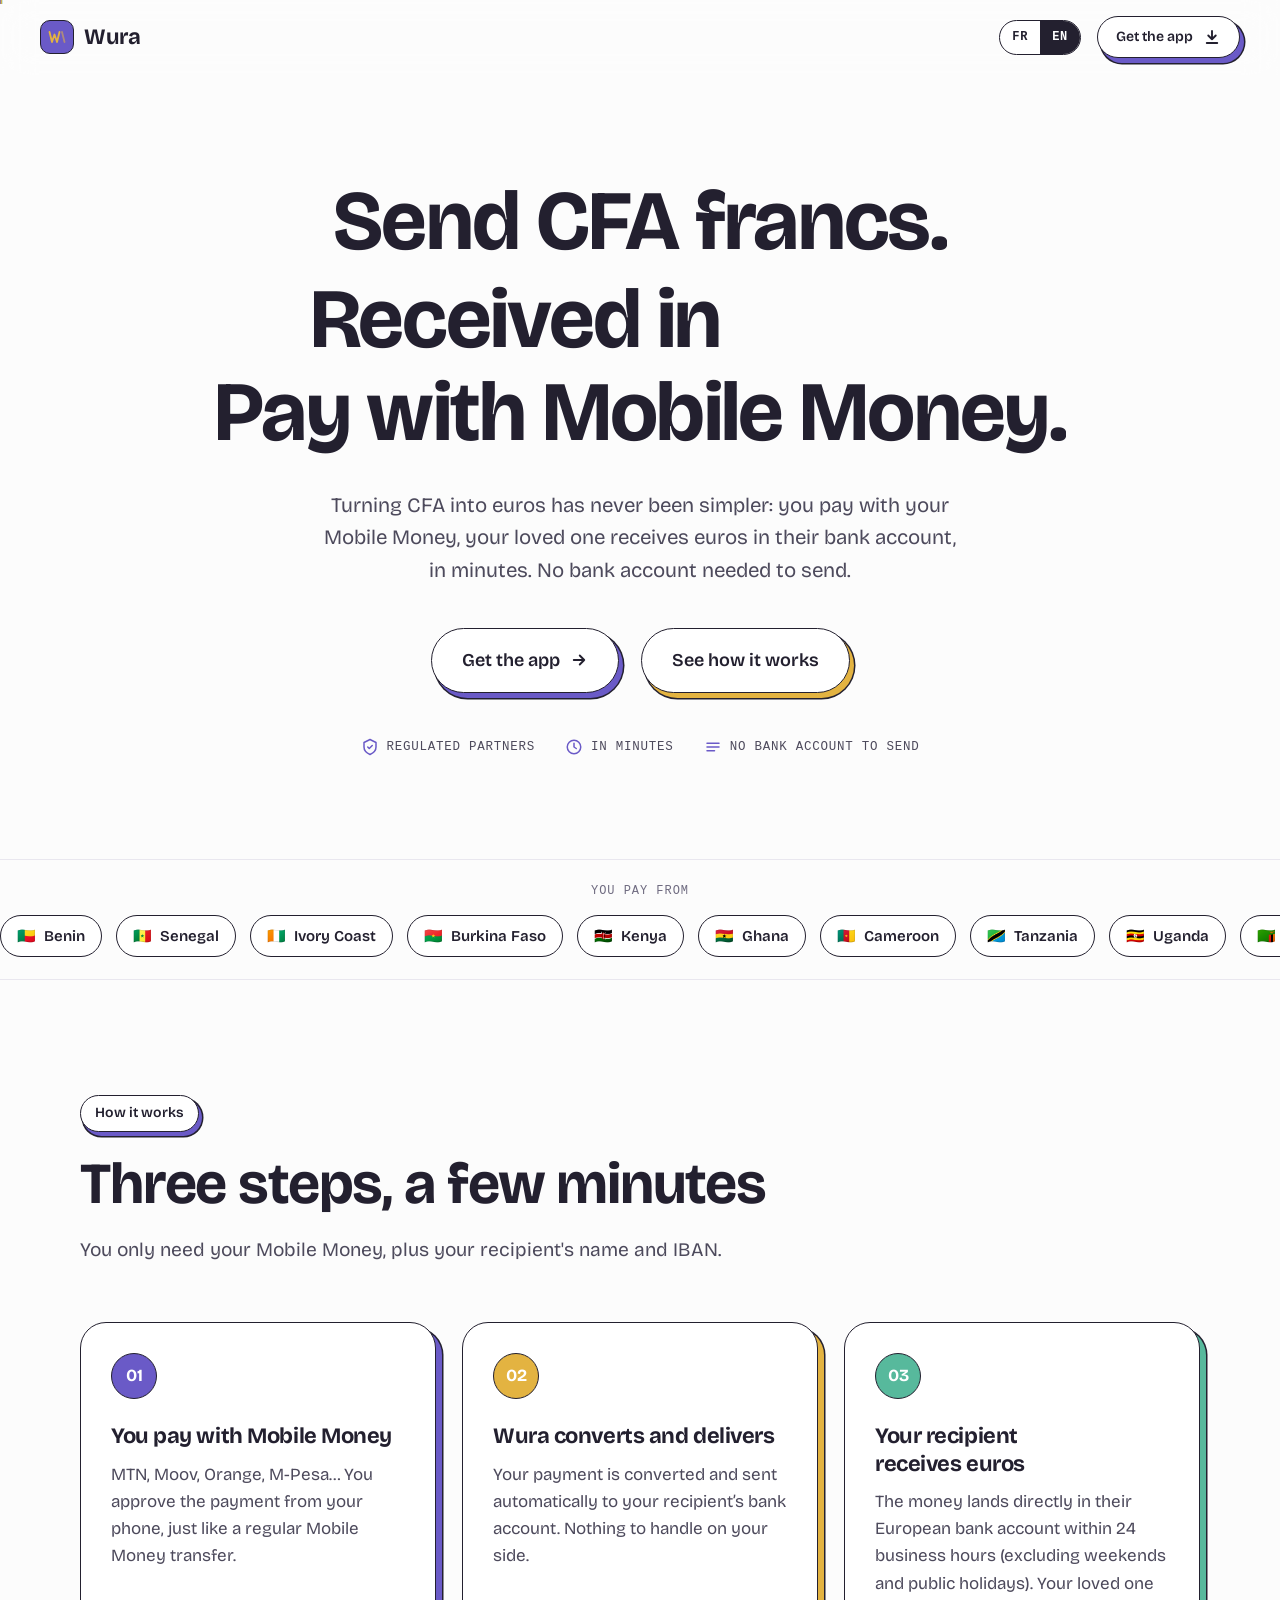
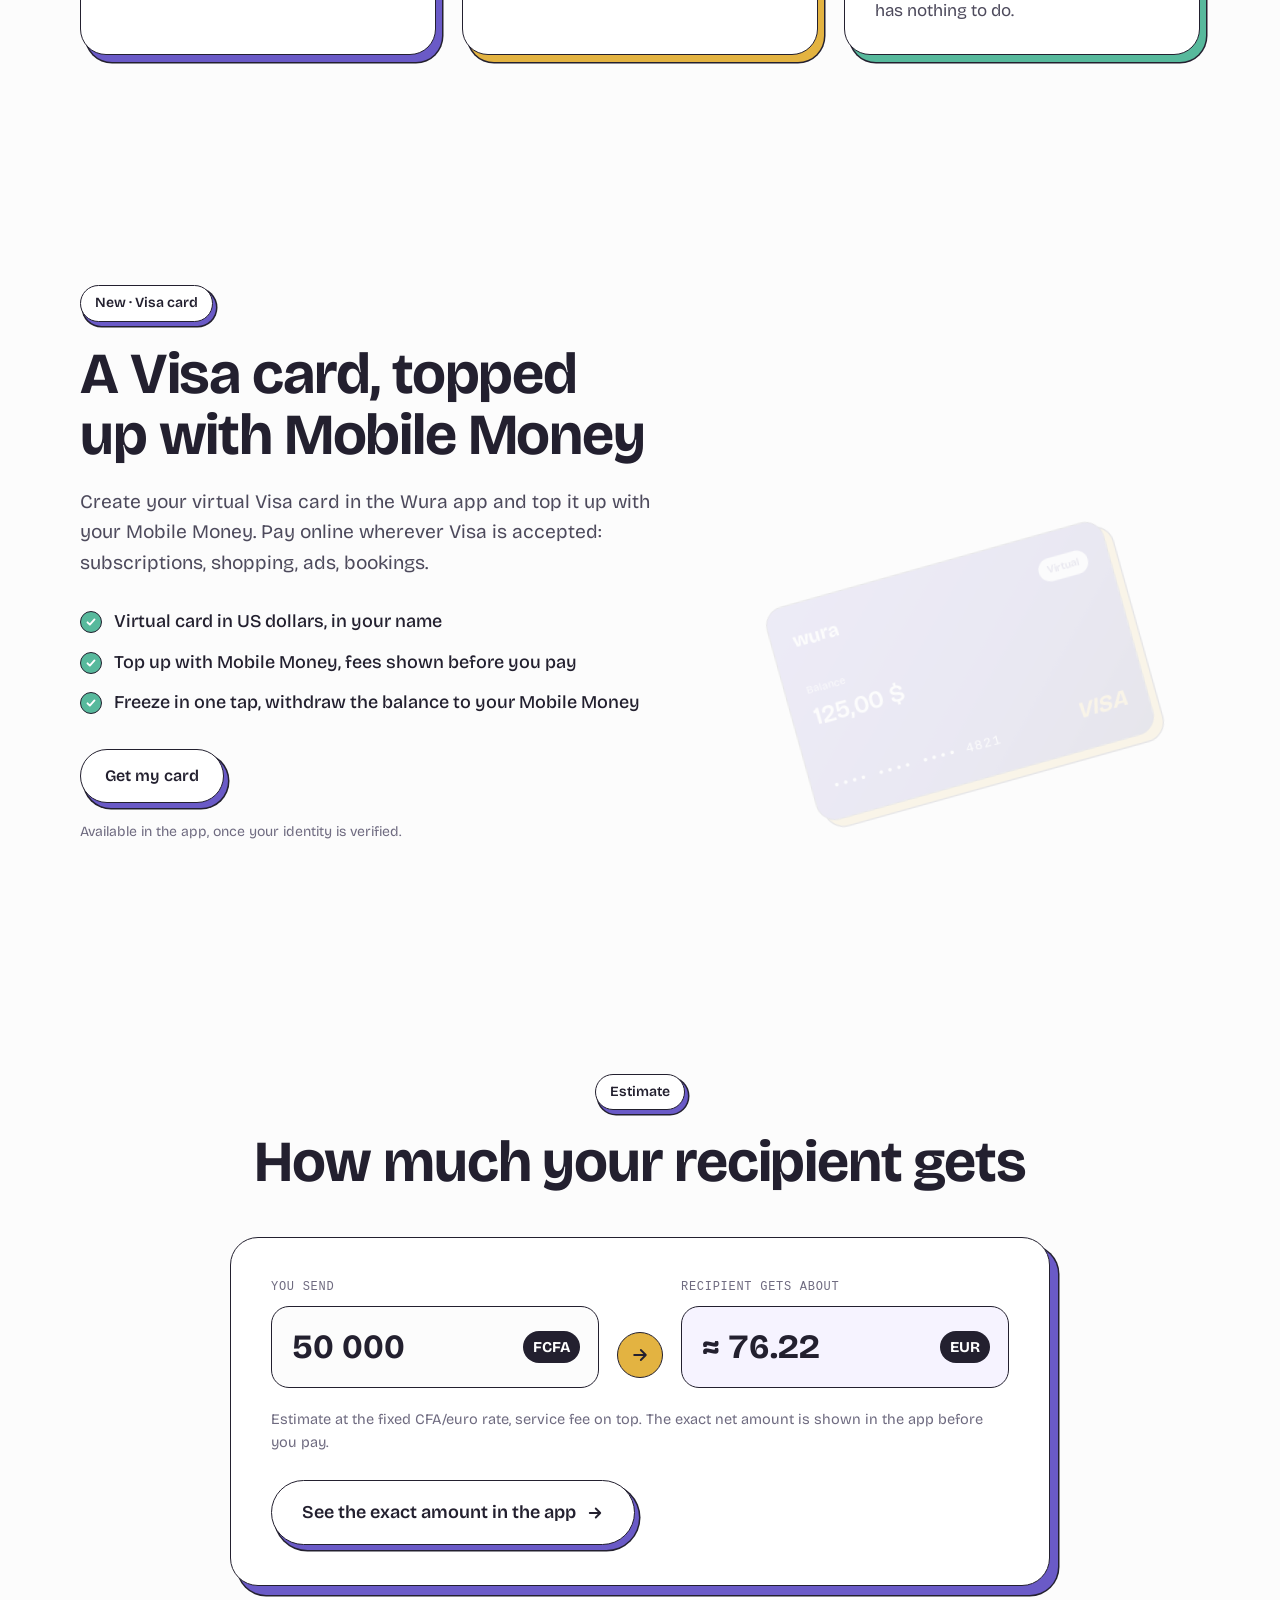
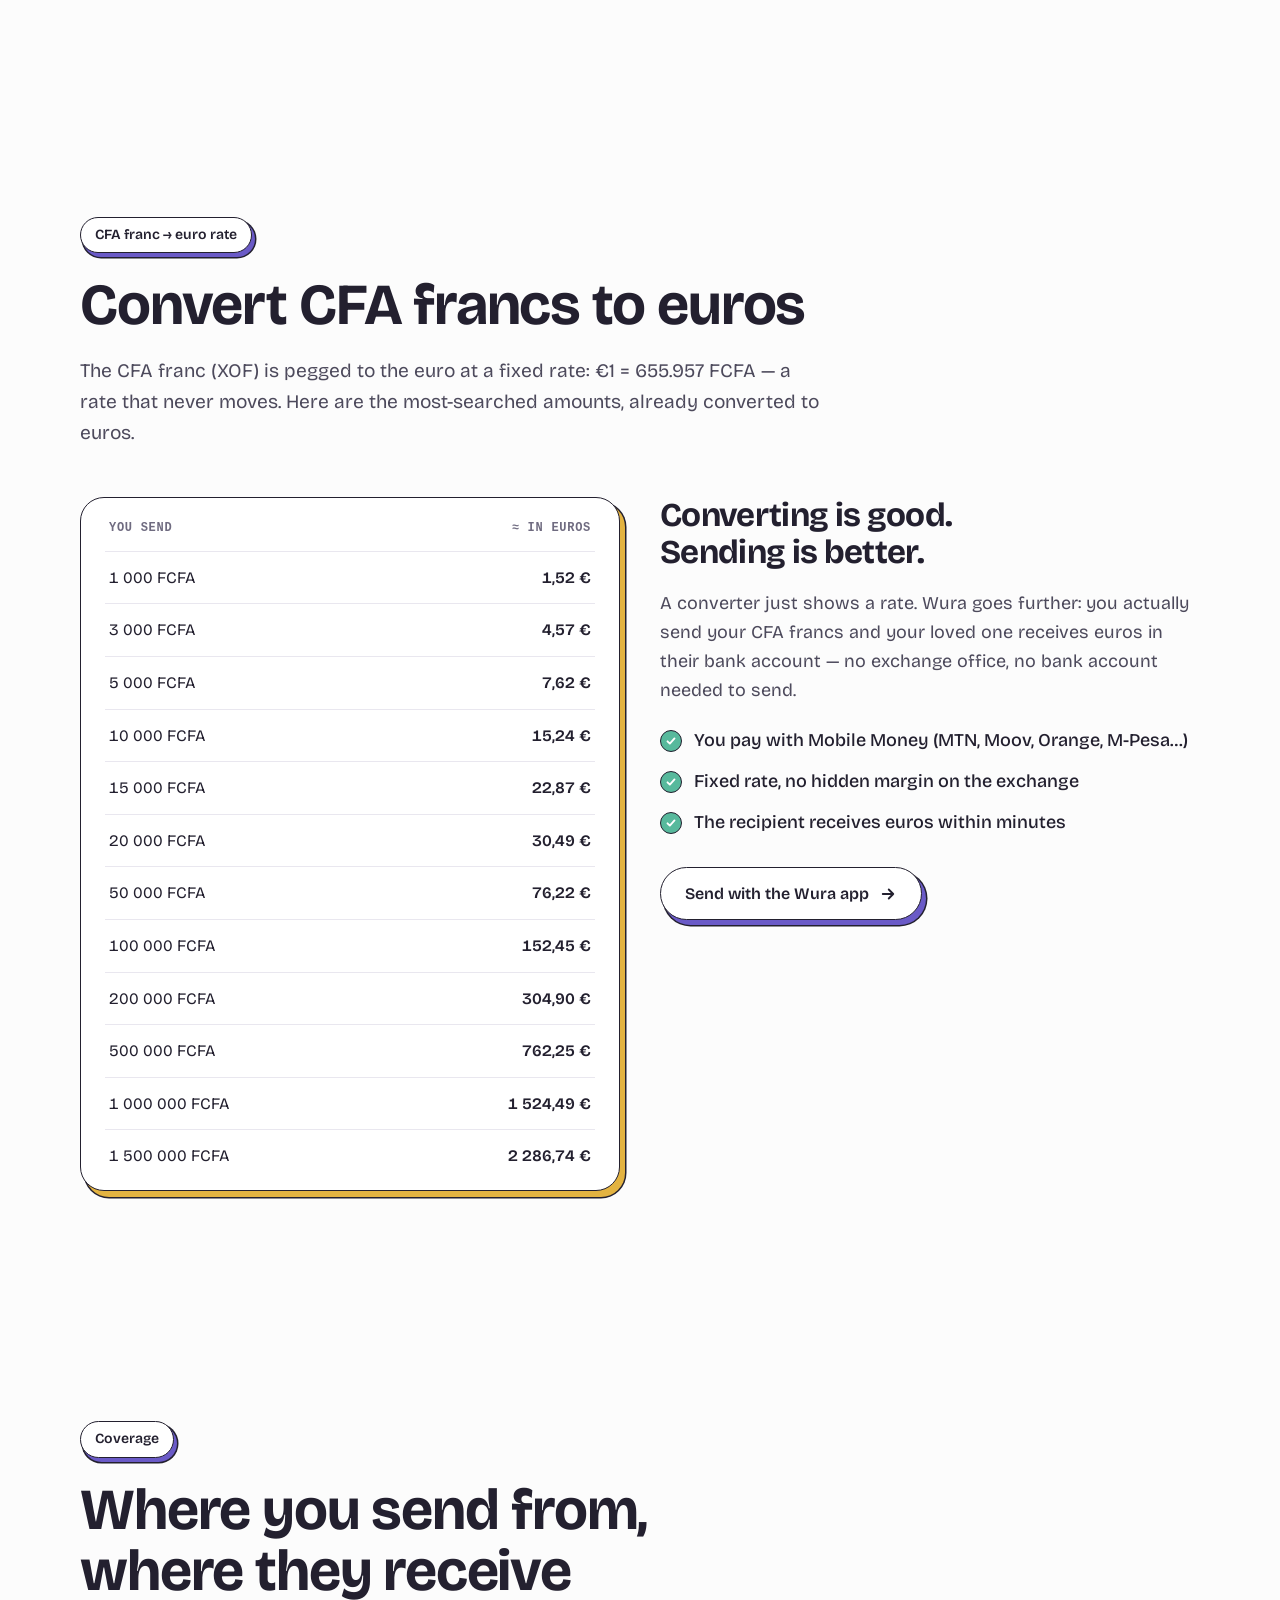
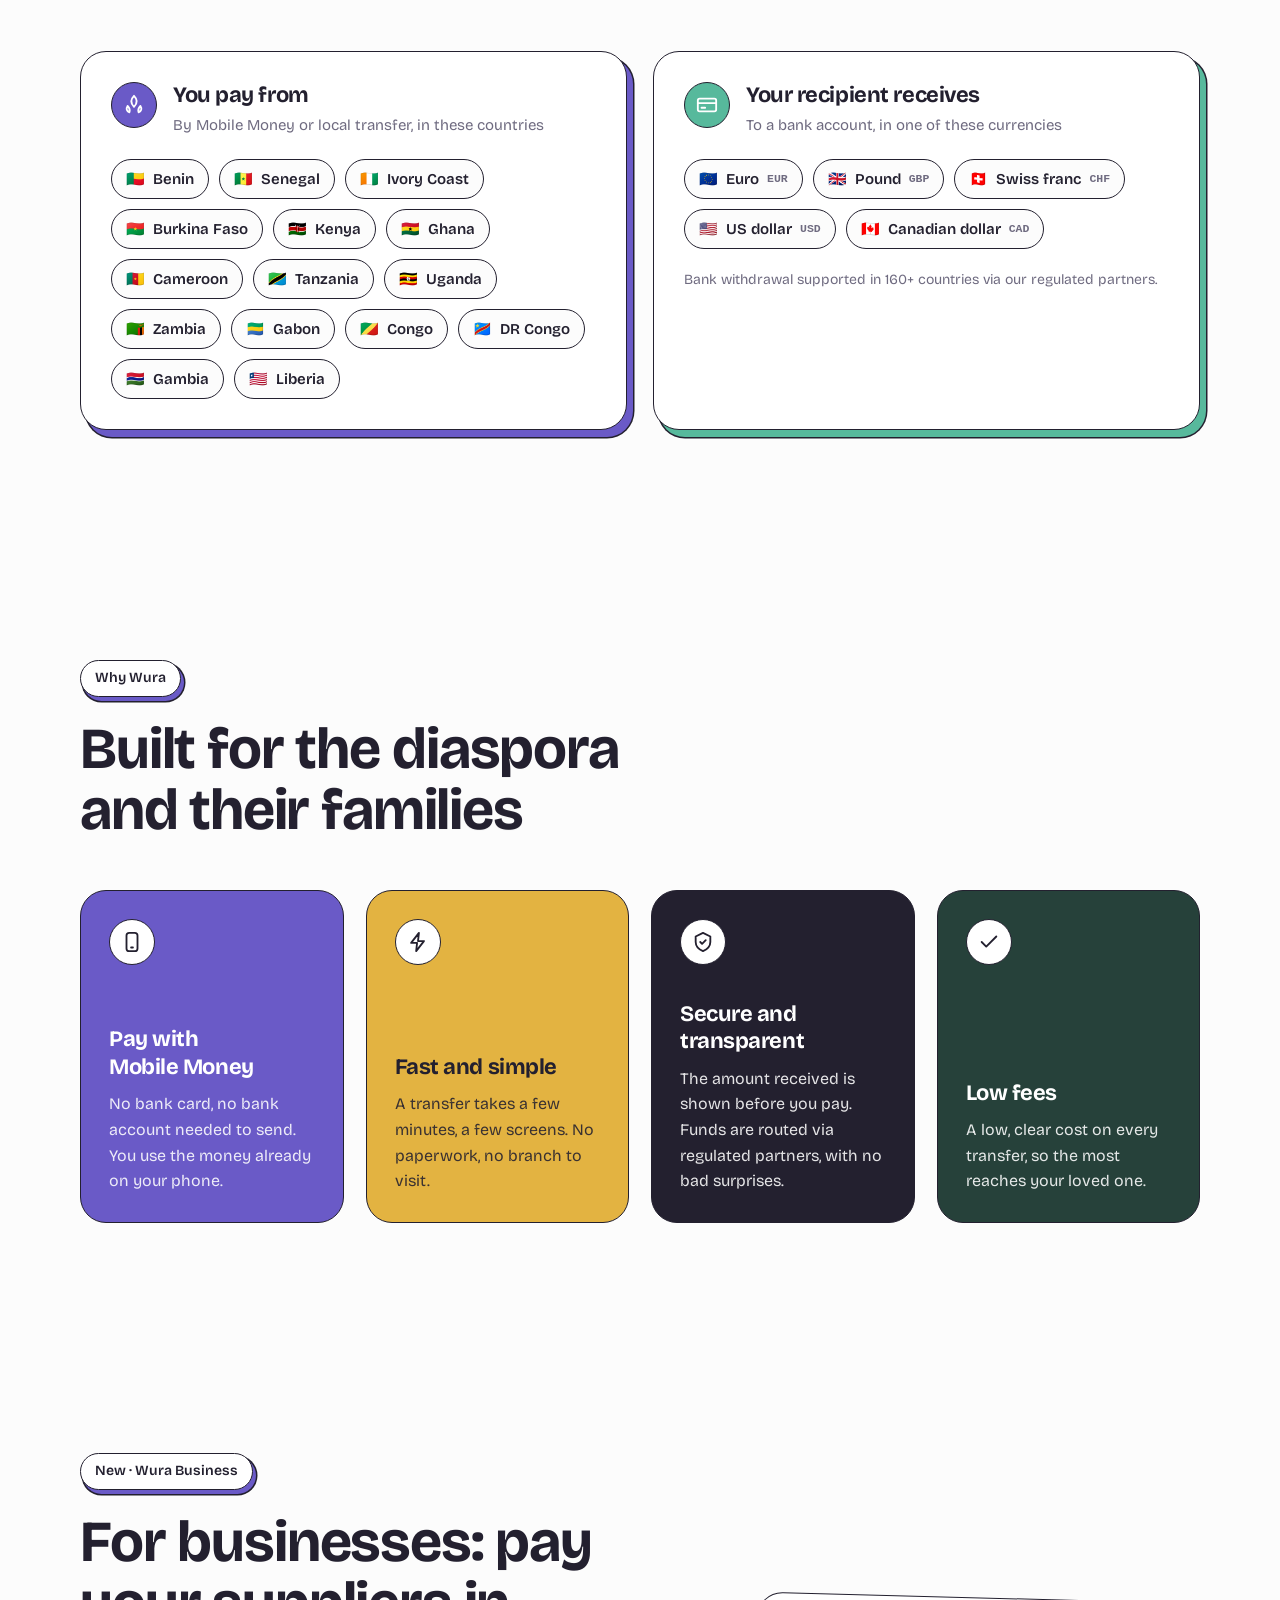
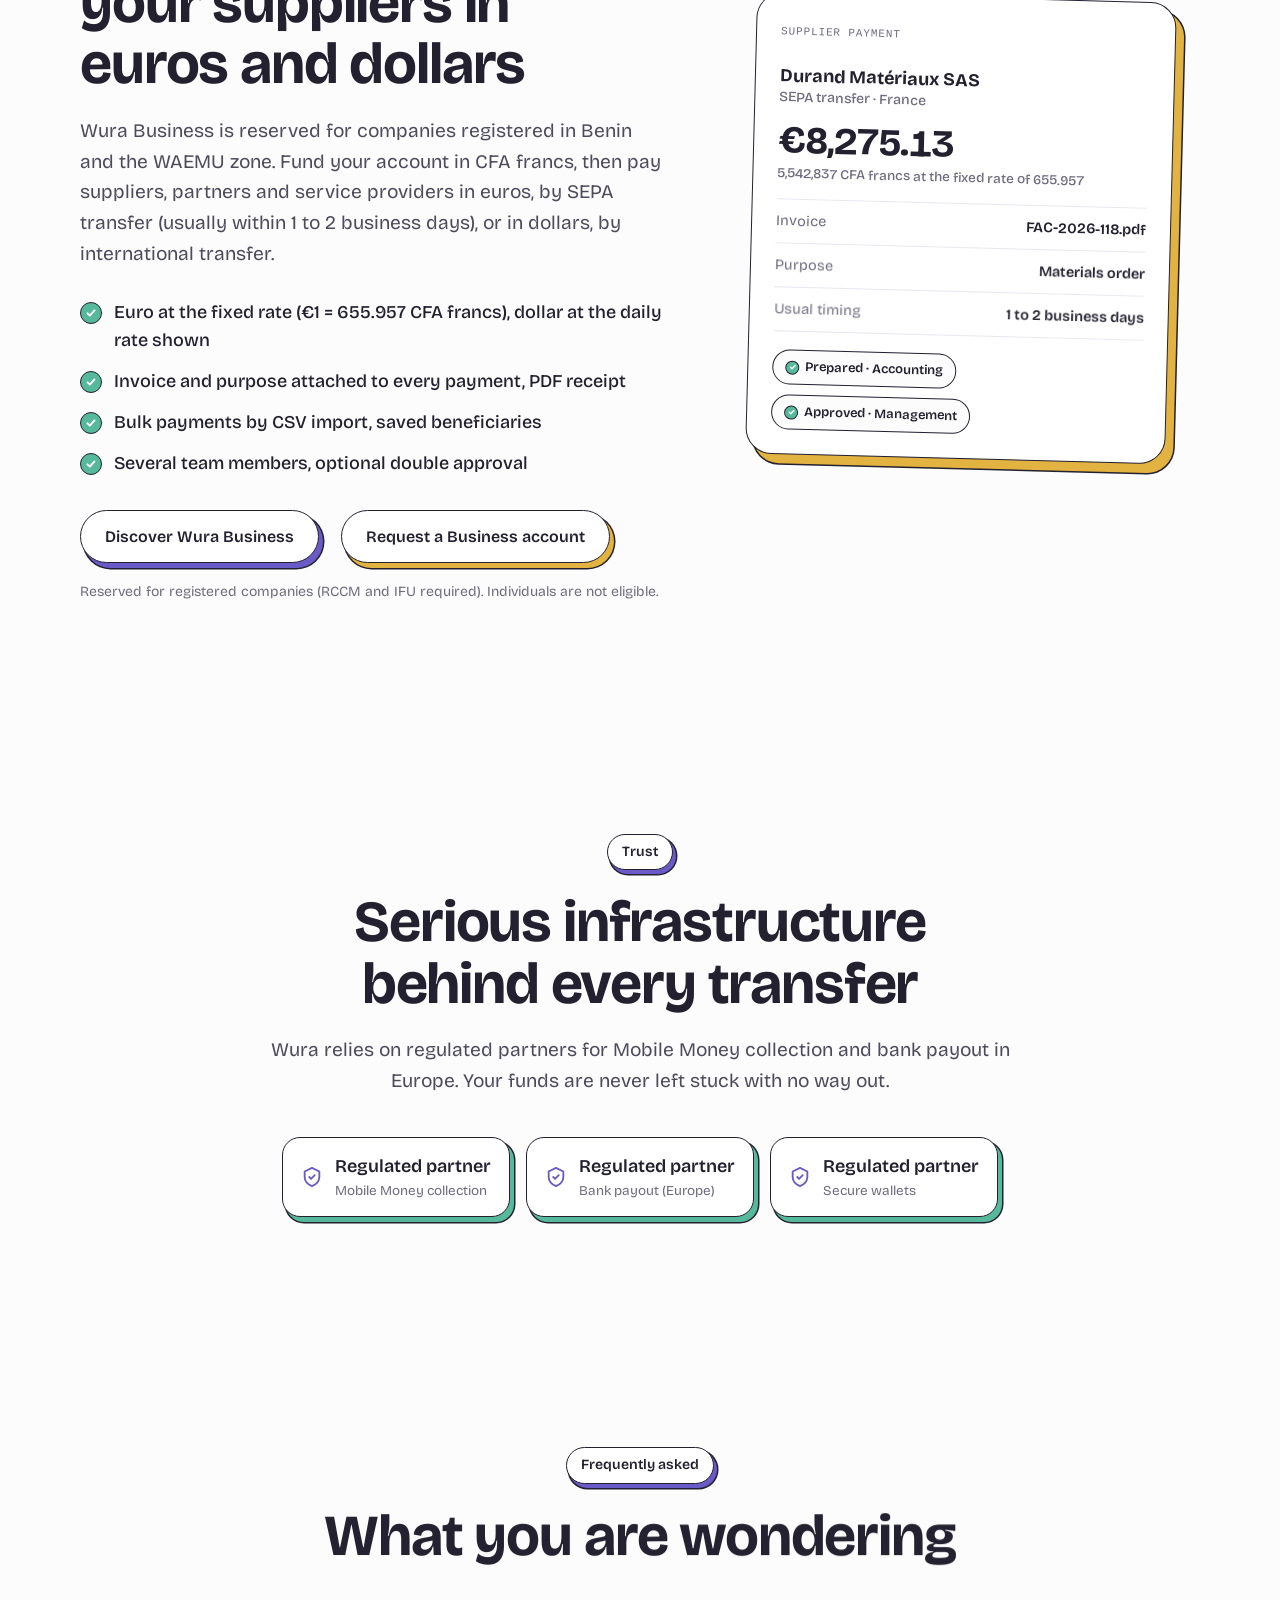
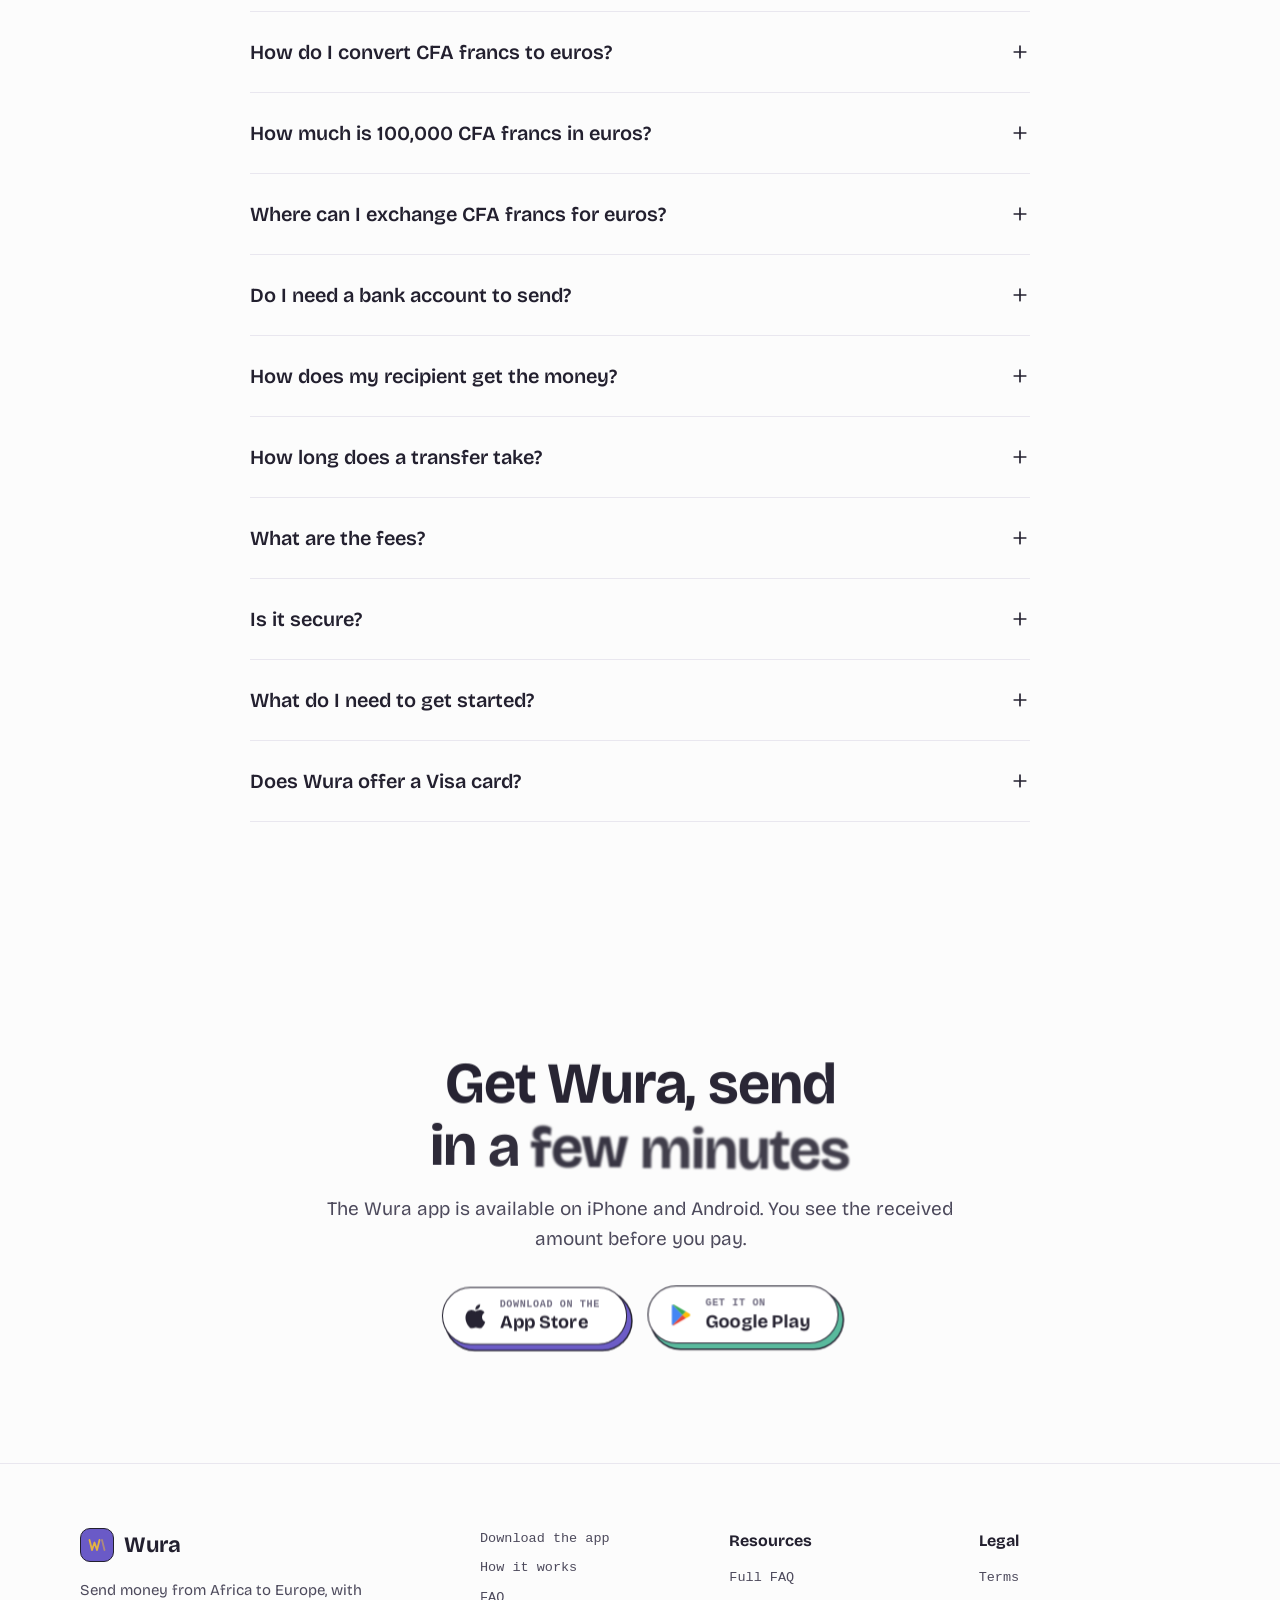
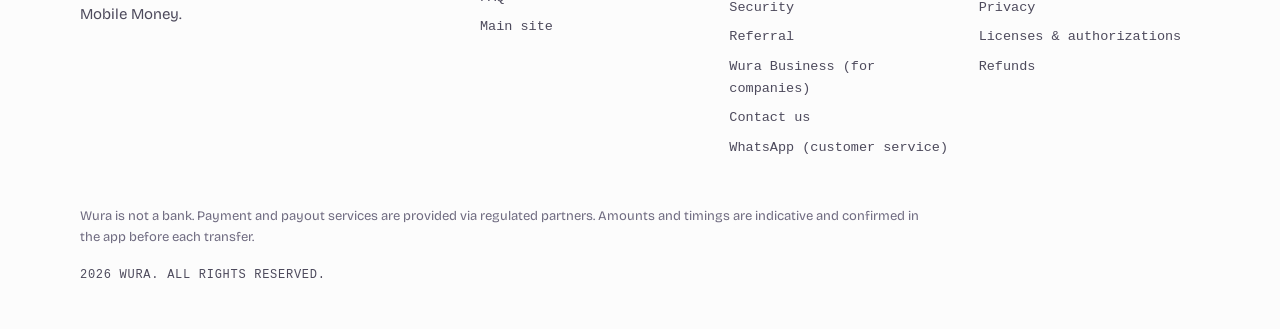
<file: index.html>
<!DOCTYPE html>
<html lang="fr" class="no-js">
  <head>
    <!-- Consent Mode v2 (RGPD/EEE) — défauts AVANT toute balise Google -->
    <script>
      window.dataLayer = window.dataLayer || [];
      function gtag(){dataLayer.push(arguments);}
      gtag('consent','default',{'ad_storage':'denied','ad_user_data':'denied','ad_personalization':'denied','analytics_storage':'denied','wait_for_update':500,'region':['AT','BE','BG','HR','CY','CZ','DK','EE','FI','FR','DE','GR','HU','IE','IT','LV','LT','LU','MT','NL','PL','PT','RO','SK','SI','ES','SE','IS','LI','NO','GB','CH']});
      try{if(localStorage.getItem('wura-consent')==='granted')gtag('consent','update',{'ad_storage':'granted','ad_user_data':'granted','ad_personalization':'granted','analytics_storage':'granted'});}catch(e){}
    </script>
    <script src="/consent.js?v=4" defer></script>
    <!-- Google tag (gtag.js) — Google Ads -->
    <script>
      window.dataLayer = window.dataLayer || [];
      function gtag(){dataLayer.push(arguments);}
      gtag('js', new Date());
      gtag('config', 'AW-18453899804');
      gtag('config', 'G-H01CRDZLK8');
      window.addEventListener('load', function () {
        setTimeout(function () {
          var g = document.createElement('script');
          g.async = true;
          g.src = 'https://www.googletagmanager.com/gtag/js?id=AW-18453899804';
          document.head.appendChild(g);
        }, 1500);
      });
    </script>
    <meta charset="UTF-8" />
    <meta name="viewport" content="width=device-width, initial-scale=1.0" />
    <meta name="apple-itunes-app" content="app-id=6794987120" />
    <meta name="theme-color" content="#fcfcfc" />
    <link rel="preconnect" href="https://fonts.googleapis.com" />
    <link rel="preconnect" href="https://fonts.gstatic.com" crossorigin />
    <link rel="preload" as="style" href="https://fonts.googleapis.com/css2?family=Bricolage+Grotesque:opsz,wght@12..96,400;12..96,500;12..96,600;12..96,700&display=swap" onload="this.onload=null;this.rel='stylesheet'" />
    <noscript><link rel="stylesheet" href="https://fonts.googleapis.com/css2?family=Bricolage+Grotesque:opsz,wght@12..96,400;12..96,500;12..96,600;12..96,700&display=swap" /></noscript>

    <title>Envoyer du CFA en euro — transfert Mobile Money vers l'Europe | Wura</title>
    <meta
      name="description"
      content="Envoyer du franc CFA en euro : payez en Mobile Money, votre proche reçoit des euros sur son compte bancaire. Convertisseur XOF→EUR au taux fixe (1 € = 655,957 FCFA) et transfert réel en quelques minutes, sans compte bancaire pour envoyer."
    />
    <meta
      name="keywords"
      content="envoyer du cfa en euro, convertir cfa en euro, franc cfa en euro, xof en eur, envoyer de l'argent afrique europe, transfert mobile money, taux franc cfa euro"
    />
    <meta name="author" content="Wura" />
    <meta name="robots" content="index, follow, max-image-preview:large" />
    <link rel="canonical" href="https://send.wura-pay.com/" />

    <!-- Favicon = logo Wura ACTUEL (SVG scalable en primaire, comme wura-pay.com) + PNG de repli. -->
    <link rel="icon" type="image/svg+xml" href="/brand/wura-logo.svg" />
    <link rel="icon" type="image/png" sizes="512x512" href="/brand/wura-icon-512.png" />
    <link rel="icon" type="image/png" sizes="192x192" href="/brand/wura-icon-192.png" />
    <link rel="apple-touch-icon" href="/brand/wura-apple-touch-180.png" />

    <meta property="og:type" content="website" />
    <meta property="og:site_name" content="Wura" />
    <meta property="og:url" content="https://send.wura-pay.com/" />
    <meta property="og:title" content="Envoyer du CFA en euro — Mobile Money vers l'Europe" />
    <meta
      property="og:description"
      content="Payez en Mobile Money, votre proche reçoit des euros sur son compte. Taux fixe 1 € = 655,957 FCFA, transfert en quelques minutes."
    />
    <meta property="og:image" content="https://send.wura-pay.com/brand/wura-og-1080.png" />
    <meta property="og:image:width" content="1080" />
    <meta property="og:image:height" content="1080" />
    <meta name="twitter:card" content="summary_large_image" />
    <meta name="twitter:title" content="Envoyer du CFA en euro — Mobile Money vers l'Europe | Wura" />
    <meta
      name="twitter:description"
      content="Payez avec votre Mobile Money, votre proche reçoit des euros sur son compte bancaire."
    />
    <meta name="twitter:image" content="https://send.wura-pay.com/brand/wura-og-1080.png" />

    <link rel="stylesheet" href="/styles.css?v=4" />
    <script>
      // no-js → js le plus tôt possible (évite le flash), + thème avant paint
      document.documentElement.classList.remove('no-js');
      document.documentElement.classList.add('js');
      try {
        var l = localStorage.getItem('wura-lang');
        if (!l) l = (navigator.language || 'fr').toLowerCase().startsWith('en') ? 'en' : 'fr';
        document.documentElement.setAttribute('lang', l);
      } catch (e) {}
    </script>

    <!-- Données structurées : entité + service + FAQ (cible les « Autres questions » Google sur CFA→EUR) -->
    <script type="application/ld+json">
    {
      "@context": "https://schema.org",
      "@graph": [
        {
          "@type": "Organization",
          "@id": "https://send.wura-pay.com/#org",
          "name": "Wura",
          "url": "https://wura-pay.com",
          "logo": "https://send.wura-pay.com/brand/wura-og-1080.png",
          "sameAs": ["https://www.instagram.com/wura.pay", "https://www.tiktok.com/@wurapay"]
        },
        {
          "@type": "WebSite",
          "@id": "https://send.wura-pay.com/#website",
          "url": "https://send.wura-pay.com/",
          "name": "Wura — Envoyer du CFA en euro",
          "inLanguage": "fr",
          "publisher": { "@id": "https://send.wura-pay.com/#org" }
        },
        {
          "@type": "FinancialService",
          "@id": "https://send.wura-pay.com/#service",
          "name": "Wura — Envoi de francs CFA en euros",
          "url": "https://send.wura-pay.com/",
          "description": "Service de transfert d'argent d'Afrique vers l'Europe : payez en Mobile Money (franc CFA), le bénéficiaire reçoit des euros sur son compte bancaire. Taux de conversion fixe 1 € = 655,957 FCFA.",
          "areaServed": ["BJ", "SN", "CI", "BF", "GH", "CM", "KE", "TG", "ML"],
          "provider": { "@id": "https://send.wura-pay.com/#org" },
          "currenciesAccepted": "XOF",
          "feesAndCommissionsSpecification": "Frais de service bas et affichés avant paiement."
        },
        {
          "@type": "MobileApplication",
          "@id": "https://send.wura-pay.com/#app",
          "name": "Wura",
          "operatingSystem": "iOS, Android",
          "applicationCategory": "FinanceApplication",
          "description": "Application d'envoi d'argent d'Afrique vers l'Europe : payez en Mobile Money (franc CFA), le bénéficiaire reçoit des euros sur son compte bancaire.",
          "downloadUrl": ["https://apps.apple.com/app/id6794987120", "https://play.google.com/store/apps/details?id=com.wurapay.app"],
          "installUrl": ["https://apps.apple.com/app/id6794987120", "https://play.google.com/store/apps/details?id=com.wurapay.app"],
          "sameAs": ["https://apps.apple.com/app/id6794987120", "https://play.google.com/store/apps/details?id=com.wurapay.app"],
          "offers": { "@type": "Offer", "price": "0", "priceCurrency": "EUR" },
          "publisher": { "@id": "https://send.wura-pay.com/#org" }
        },
        {
          "@type": "FAQPage",
          "@id": "https://send.wura-pay.com/#faq",
          "mainEntity": [
            {
              "@type": "Question",
              "name": "Comment convertir le franc CFA en euro ?",
              "acceptedAnswer": {
                "@type": "Answer",
                "text": "Le franc CFA (XOF) est arrimé à l'euro à parité fixe : 1 € = 655,957 FCFA. Pour convertir, divisez le montant en francs CFA par 655,957. Avec Wura, vous n'avez rien à calculer : vous envoyez du CFA en payant par Mobile Money et votre proche reçoit directement des euros sur son compte bancaire."
              }
            },
            {
              "@type": "Question",
              "name": "Où échanger des francs CFA en euros ?",
              "acceptedAnswer": {
                "@type": "Answer",
                "text": "Depuis l'application Wura (iPhone et Android), sans bureau de change ni déplacement : vous payez en Mobile Money depuis l'Afrique et le bénéficiaire retire des euros sur son compte bancaire européen, en quelques minutes."
              }
            },
            {
              "@type": "Question",
              "name": "Quelle est la valeur de 100 francs CFA en euros ?",
              "acceptedAnswer": {
                "@type": "Answer",
                "text": "100 francs CFA valent environ 0,15 € au taux fixe (1 € = 655,957 FCFA). 1 000 FCFA ≈ 1,52 € et 10 000 FCFA ≈ 15,24 €."
              }
            },
            {
              "@type": "Question",
              "name": "Combien valent 100 000 francs CFA en euros ?",
              "acceptedAnswer": {
                "@type": "Answer",
                "text": "100 000 francs CFA valent 152,45 € au taux fixe de 655,957 FCFA pour 1 €. 500 000 FCFA ≈ 762,25 € et 1 000 000 FCFA ≈ 1 524,49 €."
              }
            },
            {
              "@type": "Question",
              "name": "Ai-je besoin d'un compte bancaire pour envoyer du CFA en euro ?",
              "acceptedAnswer": {
                "@type": "Answer",
                "text": "Non. Vous payez avec votre Mobile Money (MTN, Moov, Orange, M-Pesa…). Aucun compte ni carte bancaire n'est nécessaire côté expéditeur. Seul le bénéficiaire reçoit les euros sur son compte."
              }
            },
            {
              "@type": "Question",
              "name": "Combien de temps prend un envoi de CFA vers l'Europe ?",
              "acceptedAnswer": {
                "@type": "Answer",
                "text": "L'envoi se fait en quelques minutes. Le versement en euros sur le compte du bénéficiaire arrive sous 24 heures ouvrées (hors week-end et jours fériés)."
              }
            }
          ]
        }
      ]
    }
    </script>
  </head>
  <body>
    <!-- Noise overlay -->
    <svg class="noise" aria-hidden="true" width="100%" height="100%">
      <filter id="noiseFilter">
        <feTurbulence type="fractalNoise" baseFrequency="0.9" numOctaves="4" stitchTiles="stitch" />
      </filter>
      <rect width="100%" height="100%" filter="url(#noiseFilter)" />
    </svg>
    <div class="cursor-glow" aria-hidden="true"></div>

    <!-- ═══════════════ HEADER ═══════════════ -->
    <header class="header" id="header">
      <div class="header-inner container">
        <a class="brand" href="#top" aria-label="Wura">
          <span class="brand-mark" aria-hidden="true">
            <svg viewBox="0 0 24 24" fill="none" stroke="currentColor" stroke-width="2.2" stroke-linecap="round" stroke-linejoin="round">
              <path d="M3 6l3 12 3-9 3 9 3-12" />
              <path d="M18 6l3 12" opacity="0.55" />
            </svg>
          </span>
          <span class="brand-word">Wura</span>
        </a>

        <nav class="nav" aria-label="Navigation principale">
          <a href="#how" data-i18n="nav.how">Comment ça marche</a>
          <a href="#convertir" data-i18n="nav.convert">Convertir CFA→€</a>
          <a href="#countries" data-i18n="nav.countries">Pays</a>
          <a href="#carte" data-i18n="nav.card">Carte Visa</a>
          <a href="#why" data-i18n="nav.why">Pourquoi Wura</a>
          <a href="#business" data-i18n="nav.biz">Entreprises</a>
          <a href="#faq" data-i18n="nav.faq">Questions</a>
        </nav>

        <div class="header-actions">
          <div class="lang-switch" role="group" aria-label="Langue / Language">
            <button type="button" class="lang-btn" data-lang="fr" aria-pressed="true">FR</button>
            <button type="button" class="lang-btn" data-lang="en" aria-pressed="false">EN</button>
          </div>
          <a class="btn-primary header-cta" aria-label="Télécharger l’application Wura" data-i18n-aria="cta.send.aria" href="#download" data-app-cta data-magnetic data-ripple>
            <span data-i18n="cta.send">Télécharger l’app</span>
            <svg viewBox="0 0 24 24" fill="none" stroke="currentColor" stroke-width="2.5" stroke-linecap="round" stroke-linejoin="round" aria-hidden="true"><path d="M12 4v11M7 10l5 5 5-5"/><path d="M5 20h14"/></svg>
          </a>
        </div>
      </div>
    </header>

    <main id="top">
      <!-- ═══════════════ HERO ═══════════════ -->
      <section class="hero">
        <canvas class="hero-canvas" id="heroCanvas" aria-hidden="true"></canvas>
        <div class="hero-overlay" aria-hidden="true"></div>
        <svg class="hero-wire" viewBox="0 0 200 200" fill="none" stroke="currentColor" stroke-width="0.6" aria-hidden="true">
          <rect x="0.5" y="0.5" width="199" height="199" />
          <path d="M0 0l200 200M200 0L0 200" />
          <rect x="50" y="50" width="100" height="100" />
          <circle cx="100" cy="100" r="50" />
        </svg>
        <div class="container hero-inner">
          <h1 class="hero-title">
            <span class="word" data-i18n="hero.t1">Envoyez du franc CFA.</span>
            <span class="hero-ccy reveal">
              <span data-i18n="hero.recu">Reçu en</span>
              <span class="ccy-rotate text-gradient" id="ccyRotate">euros</span>
            </span>
            <span class="word" data-i18n="hero.t3">Payez avec Mobile Money.</span>
          </h1>

          <p class="hero-sub reveal" data-i18n="hero.sub">
            Envoyer du CFA en euro n'a jamais été aussi simple : vous payez avec votre Mobile Money,
            votre proche reçoit des euros sur son compte bancaire, en quelques minutes. Sans compte
            bancaire pour envoyer.
          </p>

          <div class="hero-actions reveal">
            <a class="btn-primary btn-lg" href="#download" data-app-cta data-magnetic data-ripple>
              <span data-i18n="hero.cta">Télécharger l’app</span>
              <svg viewBox="0 0 24 24" fill="none" stroke="currentColor" stroke-width="2.5" stroke-linecap="round" stroke-linejoin="round" aria-hidden="true"><path d="M5 12h14M13 6l6 6-6 6"/></svg>
            </a>
            <a class="btn-glass btn-lg" href="#how">
              <span data-i18n="hero.cta2">Voir comment ça marche</span>
            </a>
          </div>

          <ul class="hero-trust reveal" aria-label="Points clés">
            <li>
              <svg viewBox="0 0 24 24" fill="none" stroke="currentColor" stroke-width="2" stroke-linecap="round" stroke-linejoin="round" aria-hidden="true"><path d="M12 2l8 4v6c0 5-3.5 8-8 10-4.5-2-8-5-8-10V6z"/><path d="M9 12l2 2 4-4"/></svg>
              <span data-i18n="hero.trust1">Partenaires régulés</span>
            </li>
            <li>
              <svg viewBox="0 0 24 24" fill="none" stroke="currentColor" stroke-width="2" stroke-linecap="round" stroke-linejoin="round" aria-hidden="true"><circle cx="12" cy="12" r="9"/><path d="M12 7v5l3 2"/></svg>
              <span data-i18n="hero.trust2">En quelques minutes</span>
            </li>
            <li>
              <svg viewBox="0 0 24 24" fill="none" stroke="currentColor" stroke-width="2" stroke-linecap="round" stroke-linejoin="round" aria-hidden="true"><path d="M4 7h16M4 12h16M4 17h10"/></svg>
              <span data-i18n="hero.trust3">Sans compte bancaire pour envoyer</span>
            </li>
          </ul>
        </div>
        <div class="scroll-indicator reveal" aria-hidden="true">
          <span></span>
        </div>
      </section>

      <!-- ═══════════════ MARQUEE PAYS ═══════════════ -->
      <section class="marquee" aria-label="Pays d'envoi">
        <p class="marquee-label" data-i18n="marq.label">Vous payez depuis</p>
        <div class="marquee-track" id="marqueeTrack" aria-hidden="true"></div>
      </section>

      <!-- ═══════════════ HOW IT WORKS ═══════════════ -->
      <section class="section" id="how">
        <div class="container">
          <div class="section-head reveal">
            <span class="eyebrow" data-i18n="how.eyebrow">Comment ça marche</span>
            <h2 data-i18n="how.title">Trois étapes, quelques minutes</h2>
            <p class="section-lead" data-i18n="how.lead">
              Vous n'avez besoin que de votre Mobile Money, du nom et de l'IBAN de votre proche.
            </p>
          </div>

          <div class="steps">
            <article class="step-card reveal" data-step="01">
              <div class="step-body">
                <h3 data-i18n="how.s1.t">Vous payez par Mobile Money</h3>
                <p data-i18n="how.s1.d">
                  MTN, Moov, Orange, M-Pesa… Vous validez le paiement depuis votre téléphone,
                  comme un transfert Mobile Money habituel.
                </p>
              </div>
            </article>

            <article class="step-card reveal" data-step="02">
              <div class="step-body">
                <h3 data-i18n="how.s2.t">Wura convertit et livre</h3>
                <p data-i18n="how.s2.d">
                  Votre paiement est converti et viré automatiquement sur le compte bancaire de votre bénéficiaire. Aucune manipulation de votre part.
                </p>
              </div>
            </article>

            <article class="step-card reveal" data-step="03">
              <div class="step-body">
                <h3 data-i18n="how.s3.t">Le bénéficiaire reçoit des euros</h3>
                <p data-i18n="how.s3.d">
                  L'argent arrive directement sur son compte bancaire européen, sous 24 heures ouvrées (hors week-end et jours fériés). Votre proche n'a rien à faire.
                </p>
              </div>
            </article>
          </div>
        </div>
      </section>

      <!-- ═══════════════ CARTE VISA VIRTUELLE ═══════════════ -->
      <section class="section section-alt" id="carte">
        <div class="container card-split">
          <div class="card-copy reveal">
            <span class="eyebrow" data-i18n="card.eyebrow">Nouveau · Carte Visa</span>
            <h2 data-i18n="card.title">Une carte Visa, rechargée par Mobile Money</h2>
            <p class="section-lead" data-i18n="card.lead">Créez votre carte Visa virtuelle dans l'app Wura et rechargez-la avec votre Mobile Money. Payez en ligne partout où Visa est accepté : abonnements, achats, publicités, réservations.</p>
            <ul class="card-points">
              <li data-i18n="card.p1">Carte virtuelle en dollars, à votre nom</li>
              <li data-i18n="card.p2">Recharge par Mobile Money, frais affichés avant de payer</li>
              <li data-i18n="card.p3">Gel en un geste, solde retirable vers votre Mobile Money</li>
            </ul>
            <a class="btn-primary" href="#download" data-app-cta data-magnetic data-ripple><span data-i18n="card.cta">Obtenir ma carte</span></a>
            <p class="card-note" data-i18n="card.note">Disponible dans l'application, après vérification de votre identité.</p>
          </div>
          <div class="vcard-wrap reveal" aria-hidden="true">
            <div class="vcard">
              <span class="vcard-orb vcard-orb--v"></span>
              <span class="vcard-orb vcard-orb--s"></span>
              <div class="vcard-top"><span class="vcard-brand">wura</span><span class="vcard-tag" data-i18n="card.virtual">Virtuelle</span></div>
              <div class="vcard-balance"><small data-i18n="card.balance">Solde</small><strong>125,00 $</strong></div>
              <div class="vcard-bottom"><span class="vcard-num">•••• •••• •••• 4821</span><span class="vcard-visa">VISA</span></div>
            </div>
          </div>
        </div>
      </section>

      <!-- ═══════════════ CONVERTER (section claire — theme-switch) ═══════════════ -->
      <section class="section is-light" id="estimate">
        <div class="container converter-wrap">
          <div class="section-head center reveal">
            <span class="eyebrow" data-i18n="conv.eyebrow">Estimation</span>
            <h2 data-i18n="conv.title">Combien votre proche reçoit</h2>
          </div>

          <div class="converter reveal">
            <div class="converter-row">
              <label class="converter-field">
                <span class="converter-label" data-i18n="conv.youpay">Vous envoyez</span>
                <div class="converter-input-wrap">
                  <input
                    id="convFrom"
                    class="converter-input"
                    type="text"
                    inputmode="numeric"
                    value="50 000"
                    aria-label="Montant envoyé"
                  />
                  <span class="converter-cur">FCFA</span>
                </div>
              </label>

              <span class="converter-arrow" aria-hidden="true">
                <svg viewBox="0 0 24 24" fill="none" stroke="currentColor" stroke-width="2.2" stroke-linecap="round" stroke-linejoin="round"><path d="M5 12h14M13 6l6 6-6 6"/></svg>
              </span>

              <label class="converter-field">
                <span class="converter-label" data-i18n="conv.theyget">Le bénéficiaire reçoit environ</span>
                <div class="converter-input-wrap converter-output">
                  <input id="convTo" class="converter-input" type="text" value="—" readonly aria-label="Montant reçu estimé" />
                  <span class="converter-cur">EUR</span>
                </div>
              </label>
            </div>

            <p class="converter-note">
              <span class="converter-note-dot" id="rateDot" aria-hidden="true"></span>
              <span id="rateNote" data-i18n="conv.indic">Estimation indicative. Le montant exact s'affiche dans l'application avant de payer.</span>
            </p>

            <a class="btn-primary btn-lg converter-cta" href="#download" data-app-cta data-magnetic data-ripple>
              <span data-i18n="conv.cta">Voir le montant exact dans l’app</span>
              <svg viewBox="0 0 24 24" fill="none" stroke="currentColor" stroke-width="2.5" stroke-linecap="round" stroke-linejoin="round" aria-hidden="true"><path d="M5 12h14M13 6l6 6-6 6"/></svg>
            </a>
          </div>
        </div>
      </section>

      <!-- ═══════════════ CONVERSION CFA→EUR (SEO : taux fixe + tableau montants recherchés) ═══════════════ -->
      <section class="section" id="convertir">
        <div class="container">
          <div class="section-head reveal">
            <span class="eyebrow" data-i18n="rate.eyebrow">Taux franc CFA → euro</span>
            <h2 data-i18n="rate.title">Convertir le franc CFA en euro</h2>
            <p class="section-lead" data-i18n="rate.lead">
              Le franc CFA (XOF) est arrimé à l'euro à parité fixe : <strong>1 € = 655,957 FCFA</strong>,
              un taux qui ne bouge pas. Voici les montants les plus recherchés, déjà convertis en euros.
            </p>
          </div>

          <div class="rate-grid">
            <div class="rate-card reveal">
              <table class="rate-table">
                <caption class="sr-only" data-i18n="rate.caption">Conversion du franc CFA (XOF) en euro (EUR) au taux fixe de 655,957 FCFA pour 1 euro</caption>
                <thead>
                  <tr>
                    <th scope="col" data-i18n="rate.th1">Vous envoyez</th>
                    <th scope="col" data-i18n="rate.th2">≈ en euros</th>
                  </tr>
                </thead>
                <tbody>
                  <tr><td>1 000 FCFA</td><td>1,52 €</td></tr>
                  <tr><td>3 000 FCFA</td><td>4,57 €</td></tr>
                  <tr><td>5 000 FCFA</td><td>7,62 €</td></tr>
                  <tr><td>10 000 FCFA</td><td>15,24 €</td></tr>
                  <tr><td>15 000 FCFA</td><td>22,87 €</td></tr>
                  <tr><td>20 000 FCFA</td><td>30,49 €</td></tr>
                  <tr><td>50 000 FCFA</td><td>76,22 €</td></tr>
                  <tr><td>100 000 FCFA</td><td>152,45 €</td></tr>
                  <tr><td>200 000 FCFA</td><td>304,90 €</td></tr>
                  <tr><td>500 000 FCFA</td><td>762,25 €</td></tr>
                  <tr><td>1 000 000 FCFA</td><td>1 524,49 €</td></tr>
                  <tr><td>1 500 000 FCFA</td><td>2 286,74 €</td></tr>
                </tbody>
              </table>
            </div>

            <aside class="rate-aside reveal">
              <h3 data-i18n="rate.aside.t">Convertir, c'est bien. Envoyer, c'est mieux.</h3>
              <p data-i18n="rate.aside.d">
                Un convertisseur affiche un taux. Wura va plus loin : vous <strong>envoyez réellement</strong>
                vos francs CFA et votre proche <strong>reçoit des euros sur son compte bancaire</strong> —
                sans bureau de change, sans compte bancaire pour envoyer.
              </p>
              <ul class="rate-points">
                <li data-i18n="rate.p1">Vous payez en Mobile Money (MTN, Moov, Orange, M-Pesa…)</li>
                <li data-i18n="rate.p2">Taux fixe, sans marge cachée sur le change</li>
                <li data-i18n="rate.p3">Le bénéficiaire reçoit des euros en quelques minutes</li>
              </ul>
              <a class="btn-primary" href="#download" data-app-cta data-magnetic data-ripple>
                <span data-i18n="rate.cta">Envoyer avec l’app Wura</span>
                <svg viewBox="0 0 24 24" fill="none" stroke="currentColor" stroke-width="2.5" stroke-linecap="round" stroke-linejoin="round" aria-hidden="true"><path d="M5 12h14M13 6l6 6-6 6"/></svg>
              </a>
            </aside>
          </div>
        </div>
      </section>

      <!-- ═══════════════ COUNTRIES ═══════════════ -->
      <section class="section" id="countries">
        <div class="container">
          <div class="section-head reveal">
            <span class="eyebrow" data-i18n="co.eyebrow">Couverture</span>
            <h2 data-i18n="co.title">D'où vous envoyez, où l'on reçoit</h2>
          </div>

          <div class="coverage">
            <article class="coverage-card reveal">
              <header class="coverage-card-head">
                <span class="coverage-icon" aria-hidden="true">
                  <svg viewBox="0 0 24 24" fill="none" stroke="currentColor" stroke-width="2" stroke-linecap="round" stroke-linejoin="round"><path d="M12 2C8 6 8 10 12 14c4-4 4-8 0-12z"/><path d="M5 13c-2 3-1 6 2 7 1-3 0-5-2-7z"/><path d="M19 13c2 3 1 6-2 7-1-3 0-5 2-7z"/></svg>
                </span>
                <div>
                  <h3 data-i18n="co.from.t">Vous payez depuis</h3>
                  <p class="coverage-sub" data-i18n="co.from.d">Par Mobile Money ou transfert local, dans ces pays</p>
                </div>
              </header>
              <ul class="chip-list" id="fromCountries"></ul>
            </article>

            <article class="coverage-card reveal">
              <header class="coverage-card-head">
                <span class="coverage-icon" aria-hidden="true">
                  <svg viewBox="0 0 24 24" fill="none" stroke="currentColor" stroke-width="2" stroke-linecap="round" stroke-linejoin="round"><rect x="2" y="5" width="20" height="14" rx="2"/><path d="M2 10h20M6 15h4"/></svg>
                </span>
                <div>
                  <h3 data-i18n="co.to.t">Le bénéficiaire reçoit</h3>
                  <p class="coverage-sub" data-i18n="co.to.d">Sur un compte bancaire, dans l'une de ces devises</p>
                </div>
              </header>
              <ul class="chip-list" id="toCurrencies"></ul>
              <p class="coverage-more" data-i18n="co.more">Retrait bancaire pris en charge dans plus de 160 pays via nos partenaires régulés.</p>
            </article>
          </div>
        </div>
      </section>

      <!-- ═══════════════ WHY ═══════════════ -->
      <section class="section section-alt" id="why">
        <div class="container">
          <div class="section-head reveal">
            <span class="eyebrow" data-i18n="why.eyebrow">Pourquoi Wura</span>
            <h2 data-i18n="why.title">Pensé pour la diaspora et leurs proches</h2>
          </div>

          <div class="advantages">
            <article class="adv-card reveal" data-tilt>
              <span class="adv-icon" aria-hidden="true"><svg viewBox="0 0 24 24" fill="none" stroke="currentColor" stroke-width="2" stroke-linecap="round" stroke-linejoin="round"><rect x="6" y="2" width="12" height="20" rx="3"/><path d="M11 18h2"/></svg></span>
              <h3 data-i18n="why.a1.t">Payez avec le Mobile Money</h3>
              <p data-i18n="why.a1.d">Aucune carte bancaire, aucun compte bancaire nécessaire pour envoyer. Vous utilisez l'argent déjà sur votre téléphone.</p>
            </article>
            <article class="adv-card reveal" data-tilt>
              <span class="adv-icon" aria-hidden="true"><svg viewBox="0 0 24 24" fill="none" stroke="currentColor" stroke-width="2" stroke-linecap="round" stroke-linejoin="round"><path d="M13 2L4.5 13H11l-1 9 8.5-11H12z"/></svg></span>
              <h3 data-i18n="why.a2.t">Rapide et simple</h3>
              <p data-i18n="why.a2.d">Un envoi se fait en quelques minutes, en quelques écrans. Pas de paperasse, pas d'agence à visiter.</p>
            </article>
            <article class="adv-card reveal" data-tilt>
              <span class="adv-icon" aria-hidden="true"><svg viewBox="0 0 24 24" fill="none" stroke="currentColor" stroke-width="2" stroke-linecap="round" stroke-linejoin="round"><path d="M12 2l8 4v6c0 5-3.5 8-8 10-4.5-2-8-5-8-10V6z"/><path d="M9 12l2 2 4-4"/></svg></span>
              <h3 data-i18n="why.a3.t">Sécurisé et transparent</h3>
              <p data-i18n="why.a3.d">Le montant reçu s'affiche avant de payer. Les fonds sont acheminés via des partenaires régulés, sans mauvaise surprise.</p>
            </article>
            <article class="adv-card reveal" data-tilt>
              <span class="adv-icon" aria-hidden="true"><svg viewBox="0 0 24 24" fill="none" stroke="currentColor" stroke-width="2" stroke-linecap="round" stroke-linejoin="round"><path d="M20 6L9 17l-5-5"/></svg></span>
              <h3 data-i18n="why.a4.t">Frais bas</h3>
              <p data-i18n="why.a4.d">Un coût réduit et clair sur chaque envoi, pour que le maximum arrive à votre proche.</p>
            </article>
          </div>
        </div>
      </section>

      <!-- ═══════════════ WURA BUSINESS (entreprises) ═══════════════ -->
      <section class="section" id="business">
        <div class="container biz-split">
          <div class="biz-copy reveal">
            <span class="eyebrow" data-i18n="biz.eyebrow">Nouveau · Wura Business</span>
            <h2 data-i18n="biz.title">Pour les entreprises&nbsp;: payez vos fournisseurs en euros et en dollars</h2>
            <p class="section-lead" data-i18n="biz.lead">Wura Business est réservé aux entreprises enregistrées au Bénin et dans la zone UEMOA. Alimentez votre compte en francs CFA, puis réglez fournisseurs, partenaires et prestataires en euros, par virement SEPA (en général sous 1 à 2 jours ouvrés), ou en dollars, par virement international.</p>
            <ul class="card-points">
              <li data-i18n="biz.p1">Euro au taux fixe (1 € = 655,957 F&nbsp;CFA), dollar au taux du jour affiché</li>
              <li data-i18n="biz.p2">Facture et motif joints à chaque paiement, reçu PDF</li>
              <li data-i18n="biz.p3">Paiements groupés par import CSV, bénéficiaires enregistrés</li>
              <li data-i18n="biz.p4">Plusieurs membres d'équipe, double validation facultative</li>
            </ul>
            <div class="biz-actions">
              <a class="btn-primary" href="https://www.wura-pay.com/business"><span data-i18n="biz.cta">Découvrir Wura Business</span></a>
              <a class="btn-glass" href="mailto:contact@groupesbu.com?subject=Wura%20Business"><span data-i18n="biz.cta2">Demander l'ouverture d'un compte Business</span></a>
            </div>
            <p class="card-note" data-i18n="biz.note">Réservé aux entreprises (RCCM et IFU requis). Les particuliers ne sont pas éligibles.</p>
          </div>
          <div class="biz-mock reveal" aria-hidden="true">
            <div class="biz-mock-head"><span data-i18n="biz.m.head">Paiement fournisseur</span><span class="biz-pill" data-i18n="biz.m.ok">Approuvé</span></div>
            <p class="biz-mock-to">Durand Matériaux SAS<small data-i18n="biz.m.via">Virement SEPA · France</small></p>
            <p class="biz-mock-amount"><span data-i18n="biz.m.amt">8 450,00 €</span><small data-i18n="biz.m.cfa">5 542 837 F CFA au taux fixe de 655,957</small></p>
            <ul class="biz-mock-rows">
              <li><span data-i18n="biz.m.inv">Facture</span><strong>FAC-2026-118.pdf</strong></li>
              <li><span data-i18n="biz.m.why">Motif</span><strong data-i18n="biz.m.whyv">Commande de matériaux</strong></li>
              <li><span data-i18n="biz.m.delay">Délai habituel</span><strong data-i18n="biz.m.delayv">1 à 2 jours ouvrés</strong></li>
            </ul>
            <div class="biz-mock-flow"><span data-i18n="biz.m.prep">Préparé · Comptabilité</span><span data-i18n="biz.m.appr">Approuvé · Direction</span></div>
          </div>
        </div>
      </section>

      <!-- ═══════════════ TRUST ═══════════════ -->
      <section class="section" id="trust">
        <div class="container trust-wrap reveal">
          <span class="eyebrow" data-i18n="trust.eyebrow">Confiance</span>
          <h2 data-i18n="trust.title">Une infrastructure sérieuse derrière chaque envoi</h2>
          <p class="section-lead" data-i18n="trust.d">
            Wura s'appuie sur des partenaires régulés pour la collecte Mobile Money et le versement
            bancaire en Europe. Vos fonds ne restent jamais bloqués sans issue.
          </p>
          <div class="partners" id="partners"></div>
        </div>
      </section>

      <!-- ═══════════════ FAQ ═══════════════ -->
      <section class="section section-alt" id="faq">
        <div class="container faq-wrap">
          <div class="section-head reveal">
            <span class="eyebrow" data-i18n="faq.eyebrow">Questions fréquentes</span>
            <h2 data-i18n="faq.title">Ce que vous vous demandez</h2>
          </div>
          <div class="faq" id="faq-list"></div>
        </div>
      </section>

      <!-- ═══════════════ FINAL CTA ═══════════════ -->
      <section class="section final-cta" id="download">
        <div class="container final-cta-inner reveal">
          <h2 data-i18n="fc.title">Téléchargez Wura, envoyez en quelques minutes</h2>
          <p data-i18n="fc.sub">L’application Wura est disponible sur iPhone et Android. Vous voyez le montant reçu avant de payer.</p>
          <div class="app-badges">
            <a class="app-badge" href="https://apps.apple.com/app/id6794987120" target="_blank" rel="noopener" aria-label="Télécharger Wura dans l’App Store (iPhone)" data-i18n-aria="badge.ios.aria"><svg viewBox="0 0 24 24" fill="currentColor" aria-hidden="true" focusable="false"><path d="M12.152 6.896c-.948 0-2.415-1.078-3.96-1.04-2.04.027-3.91 1.183-4.961 3.014-2.117 3.675-.546 9.103 1.519 12.09 1.013 1.454 2.208 3.09 3.792 3.039 1.52-.065 2.09-.987 3.935-.987 1.831 0 2.35.987 3.96.948 1.637-.026 2.676-1.48 3.676-2.948 1.156-1.688 1.636-3.325 1.662-3.415-.039-.013-3.182-1.221-3.22-4.857-.026-3.04 2.48-4.494 2.597-4.559-1.429-2.09-3.623-2.324-4.39-2.376-2-.156-3.675 1.09-4.61 1.09zM15.53 3.83c.843-1.012 1.4-2.427 1.245-3.83-1.207.052-2.662.805-3.532 1.818-.78.896-1.454 2.338-1.273 3.714 1.338.104 2.715-.688 3.559-1.701"/></svg><span><small data-i18n="badge.ios.s">Télécharger dans</small><strong data-i18n="badge.ios.b">l’App Store</strong></span></a>
            <a class="app-badge" href="https://play.google.com/store/apps/details?id=com.wurapay.app" target="_blank" rel="noopener" aria-label="Télécharger Wura sur Google Play (Android)" data-i18n-aria="badge.and.aria"><svg viewBox="0 0 24 24" aria-hidden="true" focusable="false"><path fill="#4285F4" d="M3.6 1.8 13.4 12 3.6 22.2c-.4-.2-.6-.7-.6-1.2V3c0-.5.2-1 .6-1.2z"/><path fill="#34A853" d="M16.7 8.7 13.4 12 3.6 1.8c.3-.2.8-.2 1.2 0l11.9 6.9z"/><path fill="#FBBC04" d="M20.4 10.8c.8.5.8 1.9 0 2.4l-3.7 2.1-3.3-3.3 3.3-3.3 3.7 2.1z"/><path fill="#EA4335" d="M13.4 12l3.3 3.3-11.9 6.9c-.4.2-.9.2-1.2 0L13.4 12z"/></svg><span><small class="caps" data-i18n="badge.and.s">Disponible sur</small><strong data-i18n="badge.and.b">Google Play</strong></span></a>
          </div>
        </div>
      </section>
    </main>

    <!-- ═══════════════ FOOTER ═══════════════ -->
    <footer class="footer">
      <div class="container footer-inner">
        <div class="footer-brand">
          <a class="brand" href="#top" aria-label="Wura">
            <span class="brand-mark" aria-hidden="true">
              <svg viewBox="0 0 24 24" fill="none" stroke="currentColor" stroke-width="2.2" stroke-linecap="round" stroke-linejoin="round"><path d="M3 6l3 12 3-9 3 9 3-12"/><path d="M18 6l3 12" opacity="0.55"/></svg>
            </span>
            <span class="brand-word">Wura</span>
          </a>
          <p class="footer-tag" data-i18n="foot.tag">Envoi d'argent d'Afrique vers l'Europe, par Mobile Money.</p>
        </div>
        <div class="footer-cols">
          <nav class="footer-links" aria-label="Liens">
            <a href="#download" data-app-cta data-i18n="foot.link.send">Télécharger l’application</a>
            <a href="#how" data-i18n="nav.how">Comment ça marche</a>
            <a href="#faq" data-i18n="nav.faq">Questions</a>
            <a href="https://wura-pay.com" data-i18n="foot.link.site">Site principal</a>
          </nav>
          <nav class="footer-links" aria-label="Ressources">
            <span class="footer-col-head" data-i18n="foot.h.res">Ressources</span>
            <a href="https://www.wura-pay.com/faq" data-i18n="foot.faq">FAQ complète</a>
            <a href="https://www.wura-pay.com/securite" data-i18n="foot.secu">Sécurité</a>
            <a href="https://www.wura-pay.com/parrainage" data-i18n="foot.parr">Parrainage</a>
            <a href="https://www.wura-pay.com/business" data-i18n="foot.biz">Wura Business (entreprises)</a>
            <a href="https://www.wura-pay.com/contact" data-i18n="foot.contact">Nous contacter</a>
            <a href="https://wa.me/33644654291" target="_blank" rel="noopener" data-i18n="foot.wa">WhatsApp (service client)</a>
          </nav>
          <nav class="footer-links" aria-label="Légal">
            <span class="footer-col-head" data-i18n="foot.h.legal">Légal</span>
            <a href="https://www.wura-pay.com/cgu" data-i18n="foot.cgu">CGU</a>
            <a href="https://www.wura-pay.com/confidentialite" data-i18n="foot.confid">Confidentialité</a>
            <a href="https://www.wura-pay.com/licences" data-i18n="foot.licences">Licences &amp; Autorisations</a>
            <a href="https://www.wura-pay.com/remboursement" data-i18n="foot.rembours">Remboursement</a>
          </nav>
        </div>
      </div>
      <div class="container footer-bottom">
        <p class="footer-disclaimer" data-i18n="foot.disclaimer">
          Wura n'est pas une banque. Les services de paiement et de versement sont fournis
          via des partenaires régulés. Les montants et délais sont indicatifs et confirmés
          dans l'application avant chaque envoi.
        </p>
        <p class="footer-rights"><span id="year">2026</span> Wura. <span data-i18n="foot.rights">Tous droits réservés.</span></p>
      </div>
    </footer>

    <script src="/app.js" defer></script>
    <script src="/motion.js?v=1" defer></script>
  </body>
</html>
</file>
<file: styles.css>
/* ═══════════════════════════════════════════════════════════════════════════
   send.wura-pay.com — v3 (13/11/2026) : même DA que wura-pay.com (inspirée de
   timespent.so) — blanc, Bricolage Grotesque, encre fine, autocollants aux
   couleurs Wura (violet, or, sauge). Markup et app.js (i18n FR/EN, convertisseur,
   pays, FAQ) inchangés.
   ═══════════════════════════════════════════════════════════════════════════ */

:root {
  --paper: #fcfcfc;
  --ink: #23202f;
  --ink-soft: #4d4a5c;
  --mute: #6f6b80;
  --line: #e9e7ef;
  --violet: #6a5ac7;
  --violet-deep: #3d3380;
  --gold: #e3b341;
  --gold-soft: #f6dc8b;
  --sage: #57b99c;
  --sage-deep: #26413a;
  --font: 'Bricolage Grotesque', ui-sans-serif, system-ui, -apple-system, 'Segoe UI', sans-serif;
  --mono: ui-monospace, 'SF Mono', Menlo, Consolas, monospace;
  --wrap: 1200px;
  --gutter: clamp(20px, 4vw, 40px);
  --ease: cubic-bezier(0.22, 1, 0.36, 1);
}

*, *::before, *::after { box-sizing: border-box; }
html { -webkit-text-size-adjust: 100%; scroll-behavior: smooth; scroll-padding-top: 96px; }
body {
  margin: 0; background: var(--paper); color: var(--ink);
  font-family: var(--font); font-size: 18px; line-height: 1.6;
  -webkit-font-smoothing: antialiased; overflow-x: hidden;
}
img, svg { max-width: 100%; }
a { color: inherit; }
button { font: inherit; color: inherit; }
:focus-visible { outline: 2px solid var(--violet); outline-offset: 3px; border-radius: 8px; }
.sr-only { position: absolute; width: 1px; height: 1px; padding: 0; margin: -1px; overflow: hidden; clip: rect(0, 0, 0, 0); white-space: nowrap; border: 0; }
.container { max-width: var(--wrap); margin-inline: auto; padding-inline: var(--gutter); }

/* Décors de l'ancienne DA : retirés */
.noise, .cursor-glow, .hero-canvas, .hero-overlay, .hero-wire, .scroll-indicator,
.vcard-orb, .converter-note-dot { display: none !important; }

/* ── Typo ─────────────────────────────────────────────────────────────── */
h1, h2, h3 { margin: 0; font-weight: 700; letter-spacing: -0.02em; text-wrap: balance; }
h2 { font-size: clamp(34px, 4.6vw, 58px); line-height: 1.06; }
h3 { font-size: 22px; line-height: 1.25; }
strong { font-weight: 600; color: var(--ink); }
.text-gradient {
  background: linear-gradient(transparent 8%, var(--gold-soft) 8%, var(--gold-soft) 92%, transparent 92%);
  padding: 0 0.12em; border-radius: 6px;
  -webkit-box-decoration-break: clone; box-decoration-break: clone;
}
.eyebrow {
  display: inline-flex; align-items: center; gap: 8px;
  padding: 6px 14px; margin-bottom: 22px;
  background: #fff; border: 1.5px solid var(--ink); border-radius: 999px;
  font-size: 14px; font-weight: 600;
  box-shadow: 3px 4px 0 0 var(--violet), 3px 4px 0 1.5px var(--ink);
}
.section-lead { font-size: clamp(18px, 1.5vw, 20px); color: var(--ink-soft); max-width: 62ch; margin: 20px 0 0; }

/* ── Autocollants (boutons) ──────────────────────────────────────────── */
.btn-primary, .btn-glass, a.app-badge {
  --c: var(--violet);
  position: relative; display: inline-flex; align-items: center; justify-content: center; gap: 10px;
  padding: 13px 24px; border-radius: 999px;
  background: #fff; color: var(--ink);
  border: 1.5px solid var(--ink);
  font-weight: 600; font-size: 16px; text-decoration: none; white-space: nowrap; cursor: pointer;
  box-shadow: 4px 5px 0 0 var(--c), 4px 5px 0 1.5px var(--ink);
  transition: transform 0.18s var(--ease), box-shadow 0.18s var(--ease);
}
.btn-glass { --c: var(--gold); }
.btn-primary:hover, .btn-glass:hover, a.app-badge:hover { transform: translate(2px, 2px); box-shadow: 2px 3px 0 0 var(--c), 2px 3px 0 1.5px var(--ink); }
.btn-primary:active, .btn-glass:active, a.app-badge:active { transform: translate(4px, 5px); box-shadow: 0 0 0 0 var(--c), 0 0 0 1.5px var(--ink); }
.btn-primary svg, .btn-glass svg { width: 18px; height: 18px; flex: none; }
.btn-lg { padding: 17px 30px; font-size: 18px; }
.ripple { display: none; }

/* ── En-tête ──────────────────────────────────────────────────────────── */
.header {
  position: sticky; top: 0; z-index: 50;
  background: rgba(252, 252, 252, 0.72);
  -webkit-backdrop-filter: blur(16px) saturate(1.4); backdrop-filter: blur(16px) saturate(1.4);
  border-bottom: 1px solid transparent; transition: border-color 0.25s;
}
.header.scrolled { border-bottom-color: var(--line); }
.header-inner { display: flex; align-items: center; gap: 28px; padding-block: 16px; }
.brand { display: inline-flex; align-items: center; gap: 10px; text-decoration: none; font-weight: 700; font-size: 22px; letter-spacing: -0.02em; }
.brand-mark {
  width: 34px; height: 34px; border-radius: 10px; display: grid; place-items: center;
  background: var(--violet); color: var(--gold); border: 1.5px solid var(--ink);
}
.brand-mark svg { width: 20px; height: 20px; }
.nav { display: flex; gap: 22px; margin-left: auto; }
.nav a { white-space: nowrap; }
.nav a { text-decoration: none; font-weight: 500; font-size: 15.5px; color: var(--ink-soft); transition: color 0.2s; }
.nav a:hover { color: var(--ink); }
.header-actions { display: flex; align-items: center; gap: 16px; }
.lang-switch { display: inline-flex; border: 1.5px solid var(--ink); border-radius: 999px; overflow: hidden; background: #fff; }
.lang-btn { border: 0; background: none; padding: 7px 12px; font-family: var(--mono); font-size: 12px; font-weight: 600; letter-spacing: 0.06em; cursor: pointer; }
.lang-btn[aria-pressed="true"] { background: var(--ink); color: #fff; }
.header-cta { padding: 9px 18px; font-size: 14px; }

/* ── Hero ─────────────────────────────────────────────────────────────── */
.hero { padding-block: clamp(48px, 8vw, 110px) clamp(64px, 8vw, 110px); }
.hero-inner { max-width: 980px; text-align: center; }
.hero-title { font-size: clamp(42px, 6.6vw, 88px); line-height: 1.04; display: flex; flex-direction: column; align-items: center; gap: 0.06em; }
.hero-title .line { display: block; overflow: hidden; padding-bottom: 0.06em; }
.hero-title .line-inner { display: block; }
.hero-ccy { display: inline-flex; gap: 0.25em; flex-wrap: wrap; justify-content: center; }
.ccy-rotate { display: inline-block; transition: opacity 0.26s var(--ease), transform 0.26s var(--ease); }
.ccy-rotate.ccy-out { opacity: 0; transform: translateY(0.25em); }
.hero-sub { font-size: clamp(18px, 1.6vw, 21px); color: var(--ink-soft); max-width: 640px; margin: 28px auto 0; }
.hero-actions { display: flex; flex-wrap: wrap; justify-content: center; gap: 22px; margin-top: 40px; }
.hero-trust { list-style: none; padding: 0; margin: 44px 0 0; display: flex; flex-wrap: wrap; justify-content: center; gap: 12px 30px; }
.hero-trust li { display: inline-flex; align-items: center; gap: 8px; font-family: var(--mono); font-size: 12.5px; letter-spacing: 0.06em; text-transform: uppercase; color: var(--ink-soft); }
.hero-trust svg { width: 18px; height: 18px; color: var(--violet); }

/* ── Bandeau pays ─────────────────────────────────────────────────────── */
.marquee { border-block: 1px solid var(--line); padding-block: 22px; overflow: hidden; }
.marquee-label { text-align: center; margin: 0 0 14px; font-family: var(--mono); font-size: 12px; letter-spacing: 0.08em; text-transform: uppercase; color: var(--mute); }
.marquee-track { display: flex; gap: 14px; width: max-content; animation: marquee 40s linear infinite; }
.marquee:hover .marquee-track { animation-play-state: paused; }
.marquee-item {
  display: inline-flex; align-items: center; gap: 8px; white-space: nowrap;
  background: #fff; border: 1.5px solid var(--ink); border-radius: 999px; padding: 8px 16px;
  font-weight: 600; font-size: 15px;
}
@keyframes marquee { to { transform: translateX(-50%); } }

/* ── Sections ─────────────────────────────────────────────────────────── */
.section { padding-block: clamp(72px, 9vw, 120px); }
.section-head { max-width: 820px; }
.section-head.center { text-align: center; margin-inline: auto; }
.section-head.center .section-lead { margin-inline: auto; }

/* Étapes */
.steps { display: grid; grid-template-columns: repeat(3, 1fr); gap: 26px; margin-top: 56px; counter-reset: s; }
.step-card {
  --c: var(--violet);
  position: relative; background: #fff; border: 1.5px solid var(--ink); border-radius: 26px; padding: 30px;
  box-shadow: 6px 7px 0 0 var(--c), 6px 7px 0 1.5px var(--ink);
}
.step-card:nth-child(2) { --c: var(--gold); }
.step-card:nth-child(3) { --c: var(--sage); }
.step-card::before {
  content: attr(data-step);
  display: grid; place-items: center; width: 46px; height: 46px; border-radius: 50%;
  background: var(--c); color: #fff; border: 1.5px solid var(--ink);
  font-weight: 700; font-size: 17px; margin-bottom: 24px;
}
.step-card p { margin: 10px 0 0; color: var(--ink-soft); font-size: 17px; }

/* Carte Visa */
.card-split { display: grid; grid-template-columns: 1.1fr 0.9fr; gap: 56px; align-items: center; }
.card-points { list-style: none; padding: 0; margin: 28px 0 32px; display: grid; gap: 12px; }
.card-points li, .rate-points li { position: relative; padding-left: 34px; font-weight: 500; }
.card-points li::before, .rate-points li::before {
  content: ''; position: absolute; left: 0; top: 4px; width: 22px; height: 22px; border-radius: 50%;
  border: 1.5px solid var(--ink);
  background: var(--sage) url("data:image/svg+xml,%3Csvg xmlns='http://www.w3.org/2000/svg' viewBox='0 0 24 24' fill='none' stroke='white' stroke-width='3.2' stroke-linecap='round' stroke-linejoin='round'%3E%3Cpath d='M6 12.5l4 4 8-9'/%3E%3C/svg%3E") center / 14px no-repeat;
}
.card-note { margin: 18px 0 0; font-size: 14px; color: var(--mute); }
.vcard-wrap { display: grid; place-items: center; padding: 20px; }
.vcard {
  width: min(400px, 100%); aspect-ratio: 1.586; border-radius: 22px;
  border: 1.5px solid var(--ink);
  background: linear-gradient(135deg, var(--violet), #4a3fa0 60%, #2c2560);
  color: #fff; padding: 24px; display: flex; flex-direction: column; justify-content: space-between;
  box-shadow: 8px 9px 0 0 var(--gold), 8px 9px 0 1.5px var(--ink);
  transform: rotate(-5deg);
}
.vcard-top { display: flex; justify-content: space-between; align-items: center; }
.vcard-brand { font-weight: 700; font-size: 22px; }
.vcard-tag { font-size: 12px; font-weight: 600; background: rgba(255, 255, 255, 0.92); color: var(--violet-deep); padding: 4px 10px; border-radius: 999px; }
.vcard-balance { display: flex; flex-direction: column; }
.vcard-balance small { font-size: 12px; opacity: 0.85; }
.vcard-balance strong { color: #fff; font-size: 28px; }
.vcard-bottom { display: flex; justify-content: space-between; align-items: flex-end; }
.vcard-num { font-family: var(--mono); letter-spacing: 0.1em; font-size: 15px; }
.vcard-visa { font-weight: 700; font-style: italic; font-size: 26px; color: var(--gold); }

/* Wura Business (entreprises) */
.biz-split { display: grid; grid-template-columns: 1.1fr 0.9fr; gap: 56px; align-items: center; }
.biz-actions { display: flex; flex-wrap: wrap; align-items: center; gap: 18px 22px; }
.biz-mock {
  width: min(420px, 100%); justify-self: center;
  background: #fff; border: 1.5px solid var(--ink); border-radius: 26px; padding: 24px;
  box-shadow: 8px 9px 0 0 var(--gold), 8px 9px 0 1.5px var(--ink);
  transform: rotate(1.5deg);
}
.biz-mock-head { display: flex; justify-content: space-between; align-items: center; gap: 12px; }
.biz-mock-head > span:first-child { font-family: var(--mono); font-size: 11px; letter-spacing: 0.08em; text-transform: uppercase; color: var(--mute); }
.biz-pill { font-size: 12px; font-weight: 600; padding: 4px 10px; border-radius: 999px; border: 1.5px solid var(--ink); background: var(--sage); color: #fff; white-space: nowrap; }
.biz-mock-to { margin: 18px 0 0; font-weight: 700; font-size: 18px; line-height: 1.3; }
.biz-mock-to small { display: block; font-weight: 500; font-size: 14px; color: var(--mute); }
.biz-mock-amount { margin: 14px 0 0; font-size: 38px; font-weight: 700; letter-spacing: -0.02em; line-height: 1.05; font-variant-numeric: tabular-nums; }
.biz-mock-amount small { display: block; margin-top: 6px; font-size: 13.5px; font-weight: 500; letter-spacing: 0; color: var(--mute); }
.biz-mock-rows { list-style: none; padding: 0; margin: 18px 0 0; border-top: 1px solid var(--line); }
.biz-mock-rows li { display: flex; justify-content: space-between; gap: 16px; padding: 10px 0; border-bottom: 1px solid var(--line); font-size: 14.5px; }
.biz-mock-rows li > span { color: var(--mute); }
.biz-mock-rows li strong { text-align: right; font-weight: 600; }
.biz-mock-flow { display: flex; flex-wrap: wrap; gap: 10px; margin-top: 18px; }
.biz-mock-flow span {
  display: inline-flex; align-items: center; gap: 6px;
  font-size: 13px; font-weight: 600; padding: 6px 12px; border-radius: 999px;
  border: 1.5px solid var(--ink); background: var(--paper);
}
.biz-mock-flow span::before {
  content: ''; width: 14px; height: 14px; border-radius: 50%; border: 1.5px solid var(--ink);
  background: var(--sage) url("data:image/svg+xml,%3Csvg xmlns='http://www.w3.org/2000/svg' viewBox='0 0 24 24' fill='none' stroke='white' stroke-width='3.6' stroke-linecap='round' stroke-linejoin='round'%3E%3Cpath d='M6 12.5l4 4 8-9'/%3E%3C/svg%3E") center / 9px no-repeat;
}

/* Convertisseur */
.converter-wrap { max-width: 900px; }
.converter {
  margin-top: 44px; background: #fff; border: 1.5px solid var(--ink); border-radius: 28px;
  padding: clamp(24px, 4vw, 40px);
  box-shadow: 8px 9px 0 0 var(--violet), 8px 9px 0 1.5px var(--ink);
}
.converter-row { display: grid; grid-template-columns: minmax(0, 1fr) auto minmax(0, 1fr); gap: 18px; align-items: end; }
.converter-field { display: flex; flex-direction: column; gap: 8px; min-width: 0; }
.converter-label { font-family: var(--mono); font-size: 12px; letter-spacing: 0.06em; text-transform: uppercase; color: var(--mute); }
.converter-input-wrap { display: flex; align-items: center; gap: 10px; border: 1.5px solid var(--ink); border-radius: 18px; padding: 12px 18px; background: var(--paper); }
.converter-output { background: #f6f3ff; }
.converter-input { flex: 1; min-width: 0; border: 0; background: none; font: inherit; font-size: clamp(24px, 3vw, 34px); font-weight: 700; color: var(--ink); outline: none; font-variant-numeric: tabular-nums; }
.converter-cur { font-weight: 700; font-size: 15px; background: var(--ink); color: #fff; padding: 4px 10px; border-radius: 999px; }
.converter-arrow { width: 46px; height: 46px; border-radius: 50%; border: 1.5px solid var(--ink); background: var(--gold); display: grid; place-items: center; margin-bottom: 10px; }
.converter-arrow svg { width: 20px; height: 20px; }
.converter-note { margin: 20px 0 0; font-size: 14.5px; color: var(--mute); }
.converter-cta { margin-top: 26px; }

/* Taux CFA → euro */
.rate-grid { display: grid; grid-template-columns: 1fr 1fr; gap: 40px; margin-top: 48px; align-items: start; }
.rate-card { background: #fff; border: 1.5px solid var(--ink); border-radius: 24px; padding: 8px 24px; box-shadow: 5px 6px 0 0 var(--gold), 5px 6px 0 1.5px var(--ink); }
.rate-table { width: 100%; border-collapse: collapse; font-variant-numeric: tabular-nums; }
.rate-table th, .rate-table td { text-align: left; padding: 13px 4px; border-bottom: 1px solid var(--line); font-size: 16px; }
.rate-table th { font-family: var(--mono); font-size: 12px; letter-spacing: 0.06em; text-transform: uppercase; color: var(--mute); font-weight: 600; }
.rate-table td:last-child, .rate-table th:last-child { text-align: right; font-weight: 600; }
.rate-table tr:last-child td { border-bottom: 0; }
.rate-aside h3 { font-size: clamp(26px, 2.6vw, 34px); line-height: 1.12; }
.rate-aside p { color: var(--ink-soft); }
.rate-points { list-style: none; padding: 0; margin: 22px 0 30px; display: grid; gap: 12px; }

/* Couverture */
.coverage { display: grid; grid-template-columns: 1fr 1fr; gap: 26px; margin-top: 48px; }
.coverage-card { background: #fff; border: 1.5px solid var(--ink); border-radius: 26px; padding: 30px; box-shadow: 6px 7px 0 0 var(--violet), 6px 7px 0 1.5px var(--ink); }
.coverage-card + .coverage-card { box-shadow: 6px 7px 0 0 var(--sage), 6px 7px 0 1.5px var(--ink); }
.coverage-card-head { display: flex; gap: 16px; align-items: flex-start; margin-bottom: 22px; }
.coverage-icon { flex: none; width: 46px; height: 46px; border-radius: 50%; display: grid; place-items: center; background: var(--violet); color: #fff; border: 1.5px solid var(--ink); }
.coverage-card + .coverage-card .coverage-icon { background: var(--sage); }
.coverage-icon svg { width: 22px; height: 22px; }
.coverage-sub { margin: 4px 0 0; color: var(--mute); font-size: 15px; }
.chip-list { list-style: none; padding: 0; margin: 0; display: flex; flex-wrap: wrap; gap: 10px; }
.chip { display: inline-flex; align-items: center; gap: 8px; border: 1.5px solid var(--ink); border-radius: 999px; padding: 7px 14px; font-weight: 600; font-size: 15px; background: var(--paper); }
.chip .cur { font-family: var(--mono); font-size: 11.5px; color: var(--mute); }
.coverage-more { margin: 20px 0 0; font-size: 14px; color: var(--mute); }

/* Pourquoi : tuiles de couleur */
.advantages { display: grid; grid-template-columns: repeat(4, 1fr); gap: 22px; margin-top: 48px; }
.adv-card { border: 1.5px solid var(--ink); border-radius: 26px; padding: 28px; color: #fff; background: var(--violet); min-height: 280px; display: flex; flex-direction: column; }
.adv-card:nth-child(2) { background: var(--gold); color: var(--ink); }
.adv-card:nth-child(3) { background: var(--ink); }
.adv-card:nth-child(4) { background: var(--sage-deep); }
.adv-icon { width: 46px; height: 46px; border-radius: 50%; display: grid; place-items: center; background: #fff; color: var(--ink); border: 1.5px solid var(--ink); margin-bottom: auto; }
.adv-icon svg { width: 22px; height: 22px; }
.adv-card h3 { margin-top: 36px; font-size: 22px; }
.adv-card p { margin: 10px 0 0; font-size: 16px; opacity: 0.88; }

/* Confiance */
.trust-wrap { text-align: center; max-width: 900px; }
.trust-wrap .section-lead { margin-inline: auto; }
.partners { display: flex; flex-wrap: wrap; justify-content: center; gap: 16px; margin-top: 40px; }
.partner { display: inline-flex; align-items: center; gap: 12px; text-align: left; border: 1.5px solid var(--ink); border-radius: 18px; padding: 14px 18px; background: #fff; font-weight: 600; box-shadow: 4px 5px 0 0 var(--sage), 4px 5px 0 1.5px var(--ink); }
.partner svg { width: 22px; height: 22px; color: var(--violet); flex: none; }
.partner small { display: block; font-weight: 400; font-size: 13.5px; color: var(--mute); }

/* FAQ */
.faq-wrap { max-width: 860px; }
.faq-wrap .section-head { text-align: center; margin-inline: auto; }
.faq { margin-top: 44px; border-top: 1px solid var(--line); }
.faq-item { border-bottom: 1px solid var(--line); }
.faq-q {
  list-style: none; cursor: pointer; display: flex; justify-content: space-between; align-items: center; gap: 24px;
  padding: 24px 0; font-size: clamp(18px, 1.7vw, 20px); font-weight: 600;
}
.faq-q::-webkit-details-marker { display: none; }
.faq-q .chevron { width: 20px; height: 20px; flex: none; transition: transform 0.3s var(--ease); stroke-width: 2; }
.faq-item[open] .chevron { transform: rotate(45deg); }
.faq-a { margin: -6px 0 24px; color: var(--ink-soft); font-size: 17px; max-width: 70ch; }

/* Appel final */
.final-cta-inner { text-align: center; max-width: 820px; }
.final-cta-inner p { color: var(--ink-soft); font-size: 19px; margin: 18px auto 0; max-width: 56ch; }
.app-badges { display: flex; flex-wrap: wrap; justify-content: center; gap: 22px; margin-top: 36px; }
a.app-badge { padding: 12px 26px 12px 20px; gap: 12px; }
a.app-badge + a.app-badge { --c: var(--sage); }
a.app-badge svg { width: 24px; height: 24px; flex: none; }
a.app-badge > span { display: flex; flex-direction: column; align-items: flex-start; gap: 3px; line-height: 1; }
a.app-badge small { font-family: var(--mono); font-size: 10px; letter-spacing: 0.06em; text-transform: uppercase; color: var(--mute); }
a.app-badge strong { font-size: 18px; font-weight: 700; }

/* Pied de page */
.footer { border-top: 1px solid var(--line); padding-block: 64px 44px; }
.footer-inner { display: grid; grid-template-columns: 1fr 2fr; gap: 40px; }
.footer-tag { color: var(--ink-soft); font-size: 15px; margin: 14px 0 0; max-width: 32ch; }
.footer-cols { display: grid; grid-template-columns: repeat(3, 1fr); gap: 28px; }
.footer-links { display: flex; flex-direction: column; gap: 8px; }
.footer-col-head { font-weight: 700; font-size: 16px; margin-bottom: 6px; }
.footer-links a { font-family: var(--mono); font-size: 13.5px; color: var(--ink-soft); text-decoration: none; }
.footer-links a:hover { color: var(--ink); text-decoration: underline; text-underline-offset: 3px; }
.footer-bottom { margin-top: 48px; }
.footer-disclaimer { font-size: 13px; color: var(--mute); max-width: 860px; margin: 0; }
.footer-rights { margin: 18px 0 0; font-family: var(--mono); font-size: 12px; letter-spacing: 0.06em; text-transform: uppercase; color: var(--ink-soft); }

/* Apparition (pilotée par app.js) */
.reveal { opacity: 0; transform: translateY(22px); transition: opacity 0.8s var(--ease), transform 0.9s var(--ease); }
.reveal.in { opacity: 1; transform: none; }
@media (prefers-reduced-motion: reduce) {
  html { scroll-behavior: auto; }
  .reveal { opacity: 1; transform: none; transition: none; }
  .marquee-track { animation: none; flex-wrap: wrap; width: auto; justify-content: center; }
}

/* ── Responsive ───────────────────────────────────────────────────────── */
/* 7 liens (dont « Entreprises ») : l'en-tête prend un peu plus de largeur et la nav se replie plus tôt */
.header-inner { max-width: 1320px; }
@media (max-width: 1340px) {
  .nav { display: none; }
}
@media (max-width: 1340px) {
  .header-actions { margin-left: auto; }
}
@media (max-width: 1080px) {
  .advantages { grid-template-columns: 1fr 1fr; }
}
@media (max-width: 860px) {
  .steps, .coverage, .rate-grid, .card-split, .biz-split { grid-template-columns: 1fr; }
  .converter-row { grid-template-columns: 1fr; }
  .converter-arrow { transform: rotate(90deg); margin: 0 auto; }
  .footer-inner { grid-template-columns: 1fr; }
}
@media (max-width: 560px) {
  body { font-size: 17px; }
  .header-cta { display: none; }
  .advantages, .footer-cols { grid-template-columns: 1fr; }
  .app-badges { flex-direction: column; align-items: stretch; }
  .hero-actions .btn-primary, .hero-actions .btn-glass { width: 100%; }
  .biz-actions .btn-primary, .biz-actions .btn-glass { width: 100%; white-space: normal; text-align: center; }
  .biz-mock { transform: none; padding: 20px; }
  .biz-mock-amount { font-size: 32px; }
}

/* ── Mouvement v6 (motion.js, chargé après l'affichage) ── */
.scroll-progress {
  position: fixed; top: 0; left: 0; right: 0; z-index: 300; height: 4px;
  background: linear-gradient(90deg, var(--violet), var(--gold) 60%, var(--sage));
  transform: scaleX(0); transform-origin: 0 50%; pointer-events: none;
}
.w { display: inline-block; will-change: transform; }
@media (hover: hover) {
  .step-card, .adv-card, .coverage-card { transition: transform 0.35s var(--ease), box-shadow 0.35s var(--ease); }
  .step-card:hover { transform: translateY(-6px) rotate(0.8deg); }
  .adv-card:hover, .coverage-card:hover { transform: translateY(-5px) rotate(-1deg); }
}
html.lenis, html.lenis body { height: auto; }
.lenis.lenis-smooth { scroll-behavior: auto !important; }
.lenis.lenis-stopped { overflow: hidden; }
</file>
